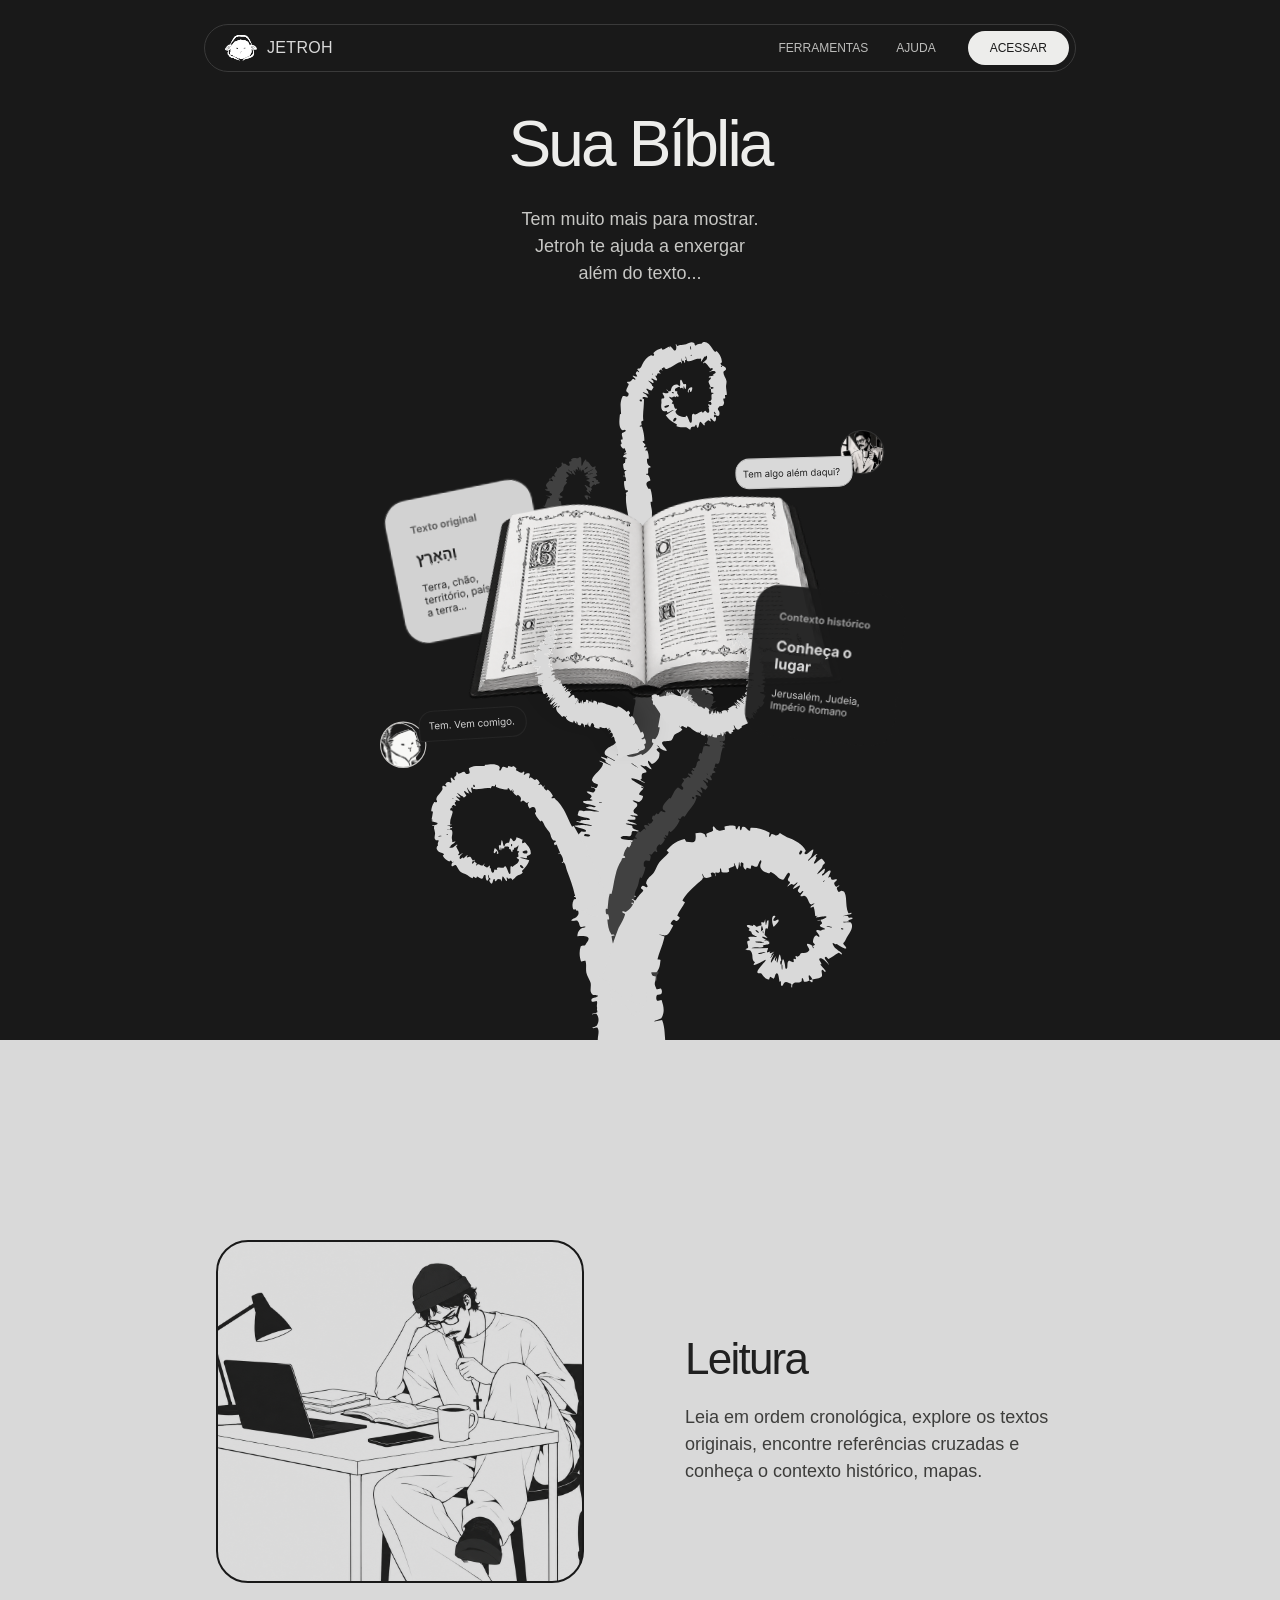
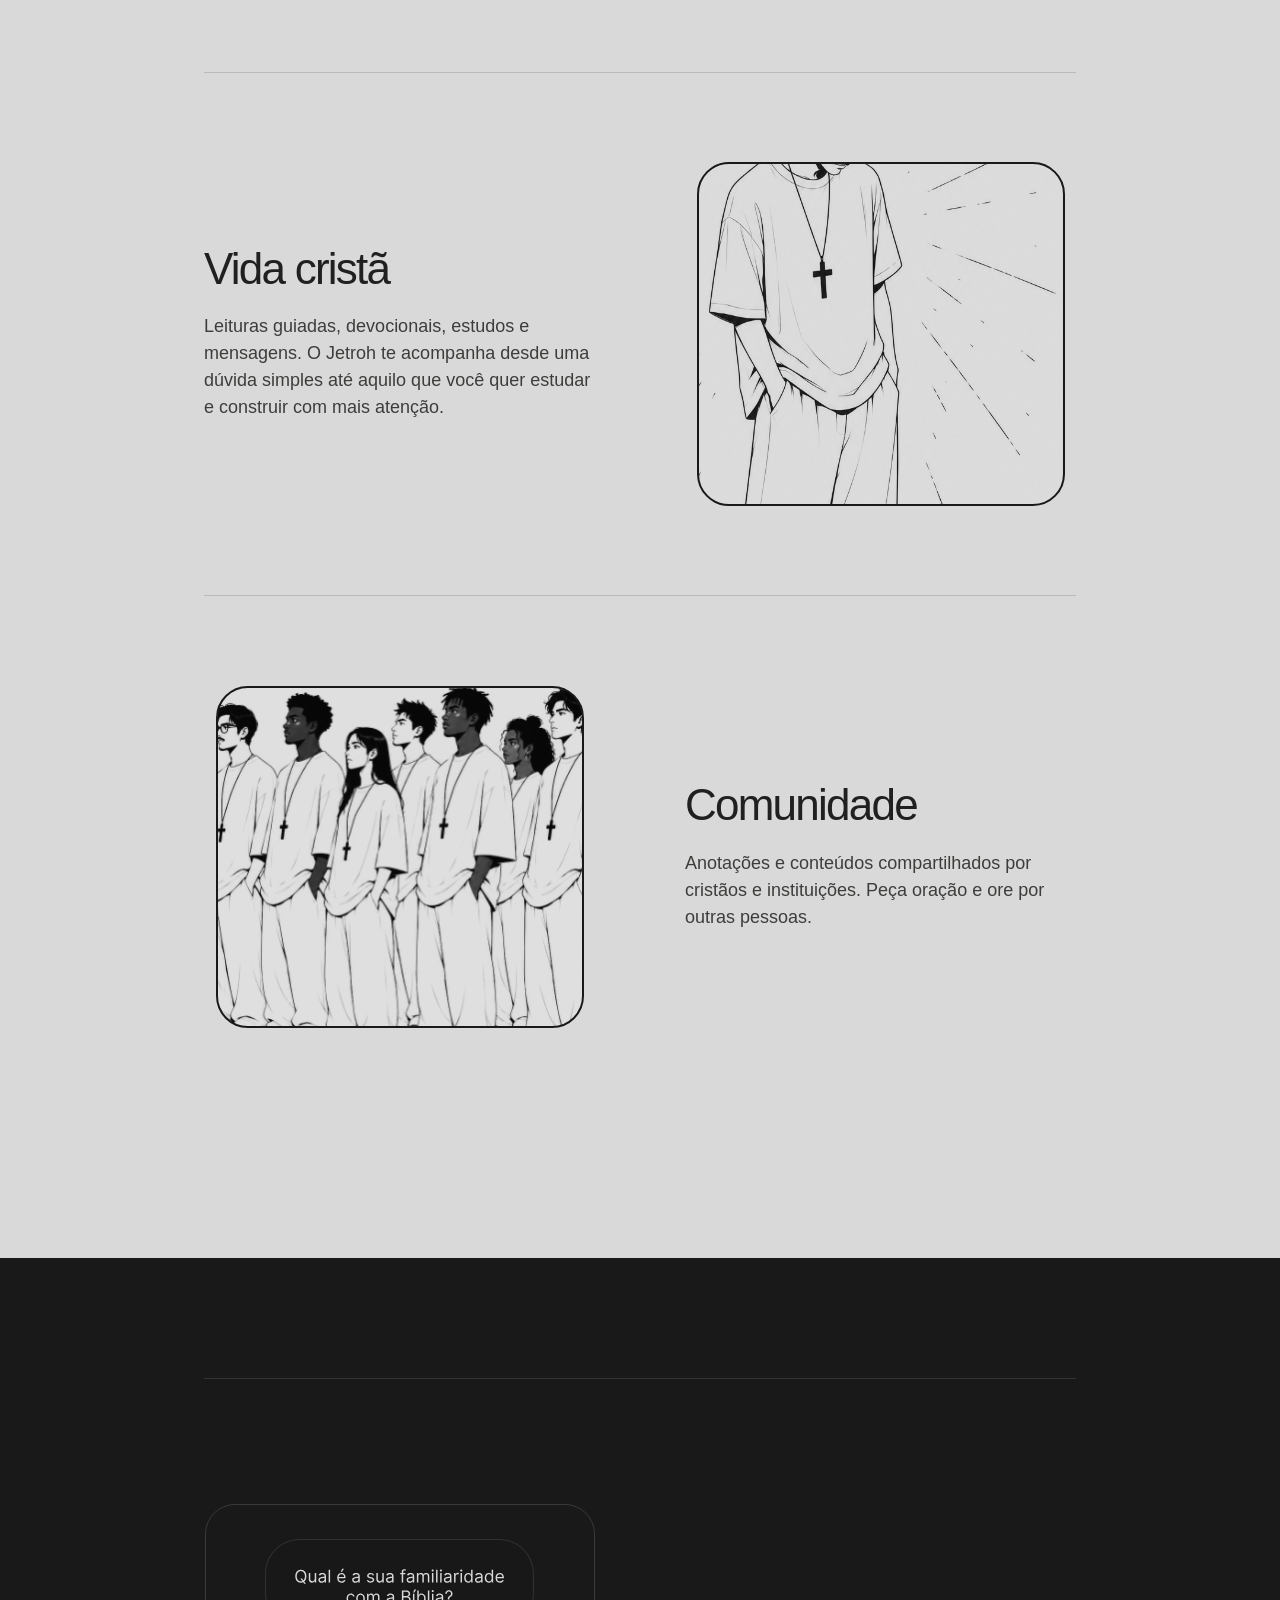
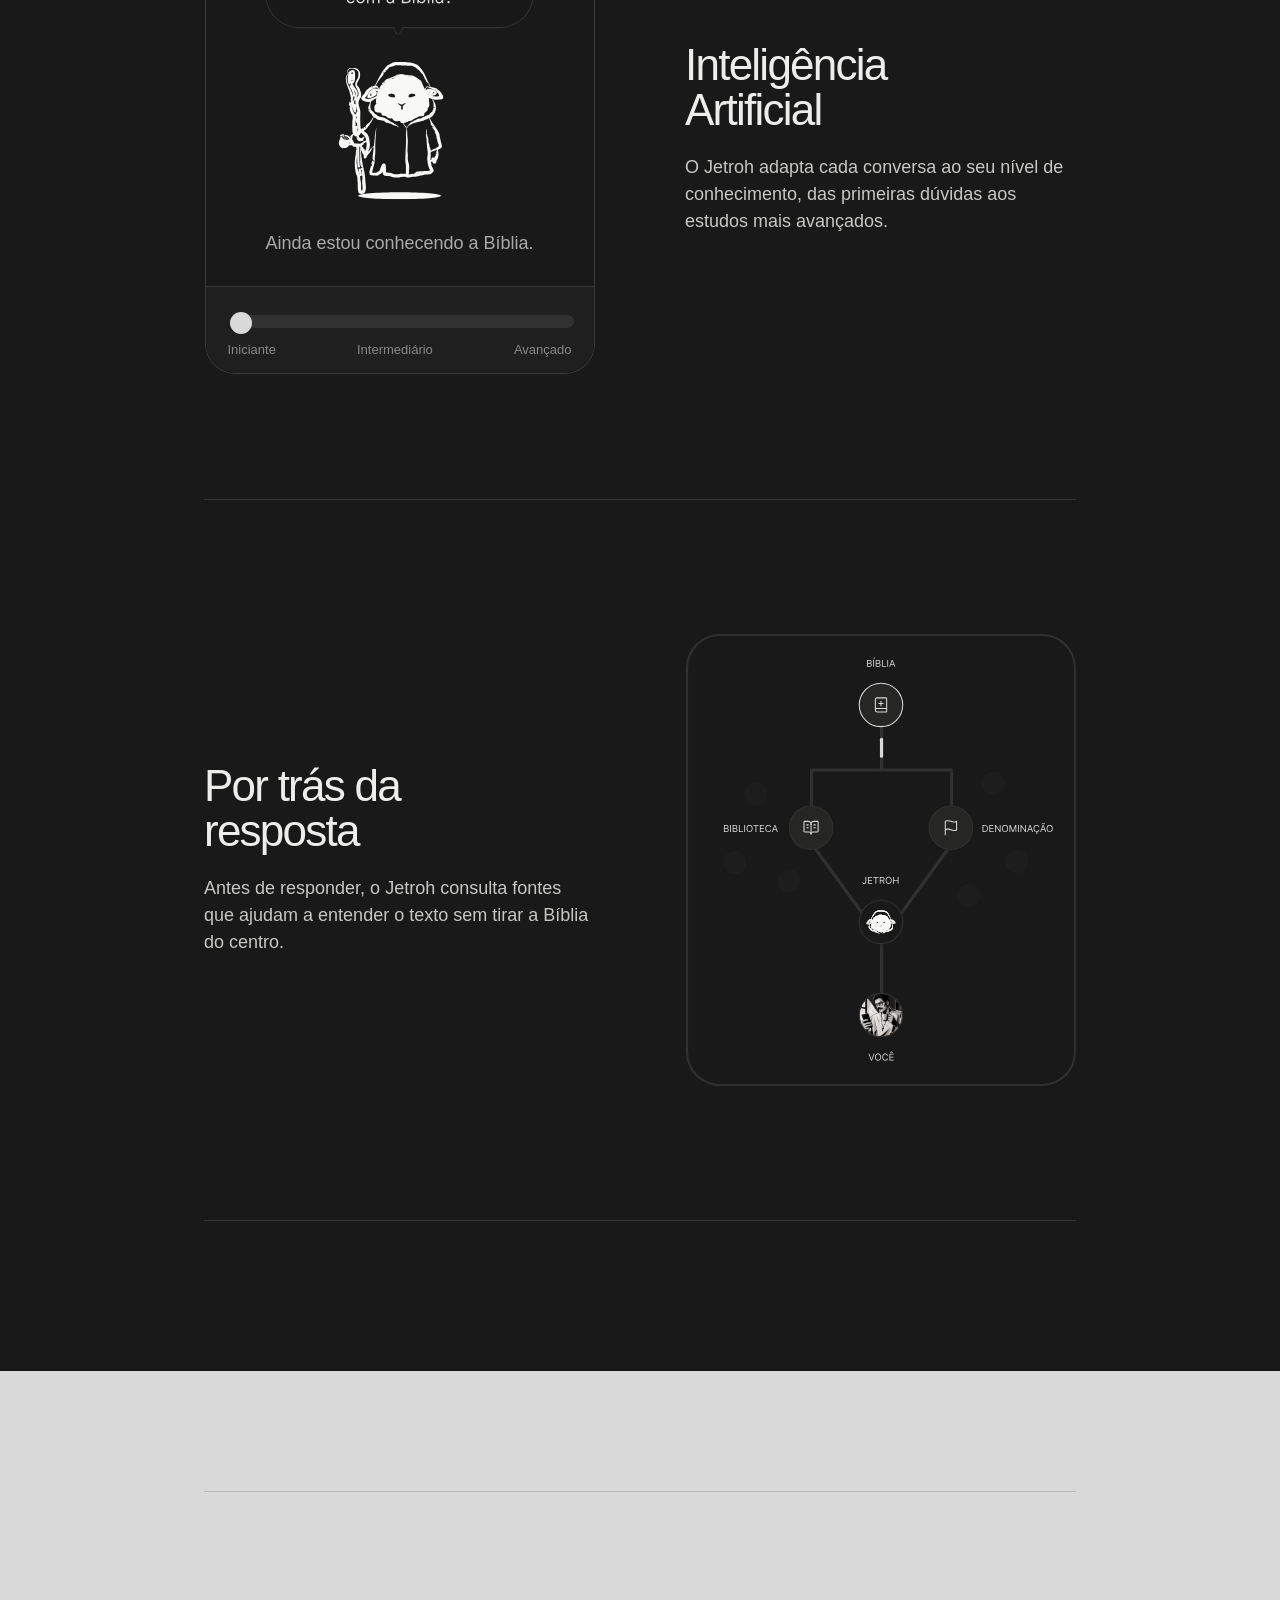
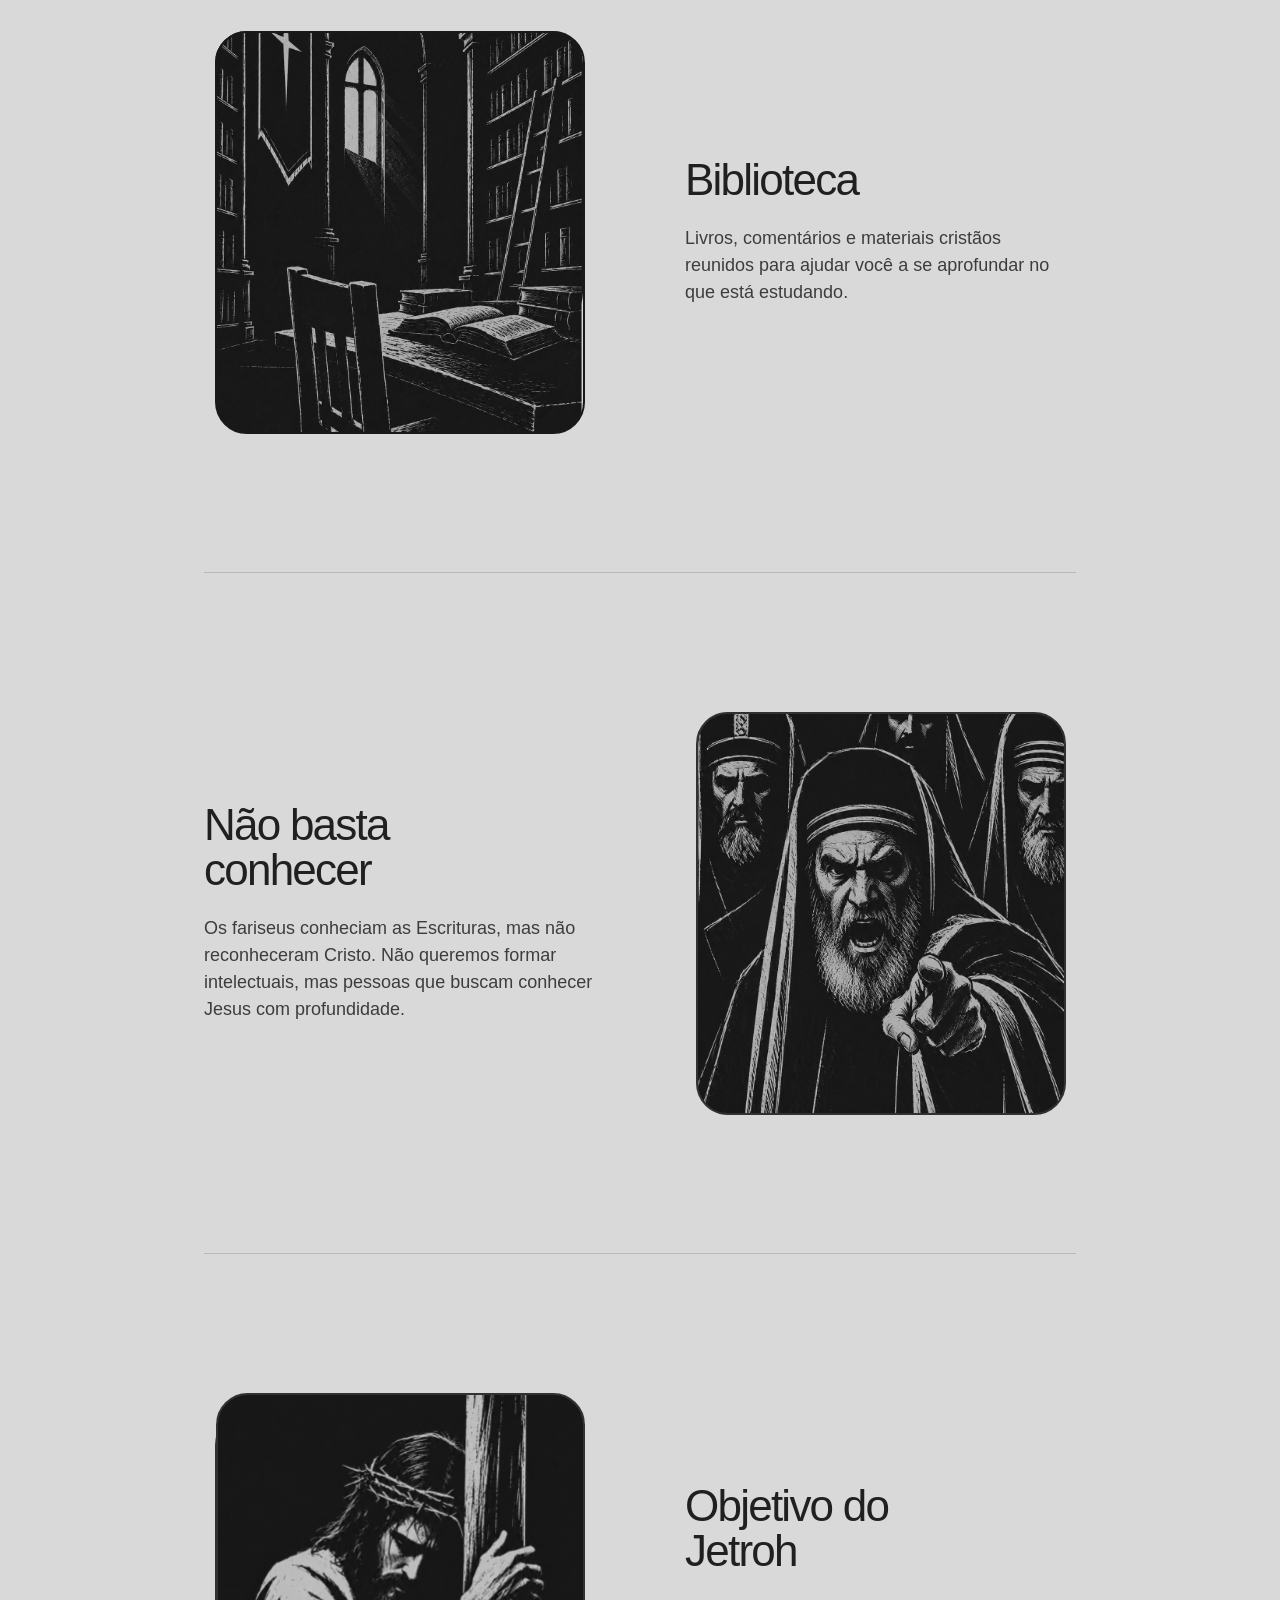
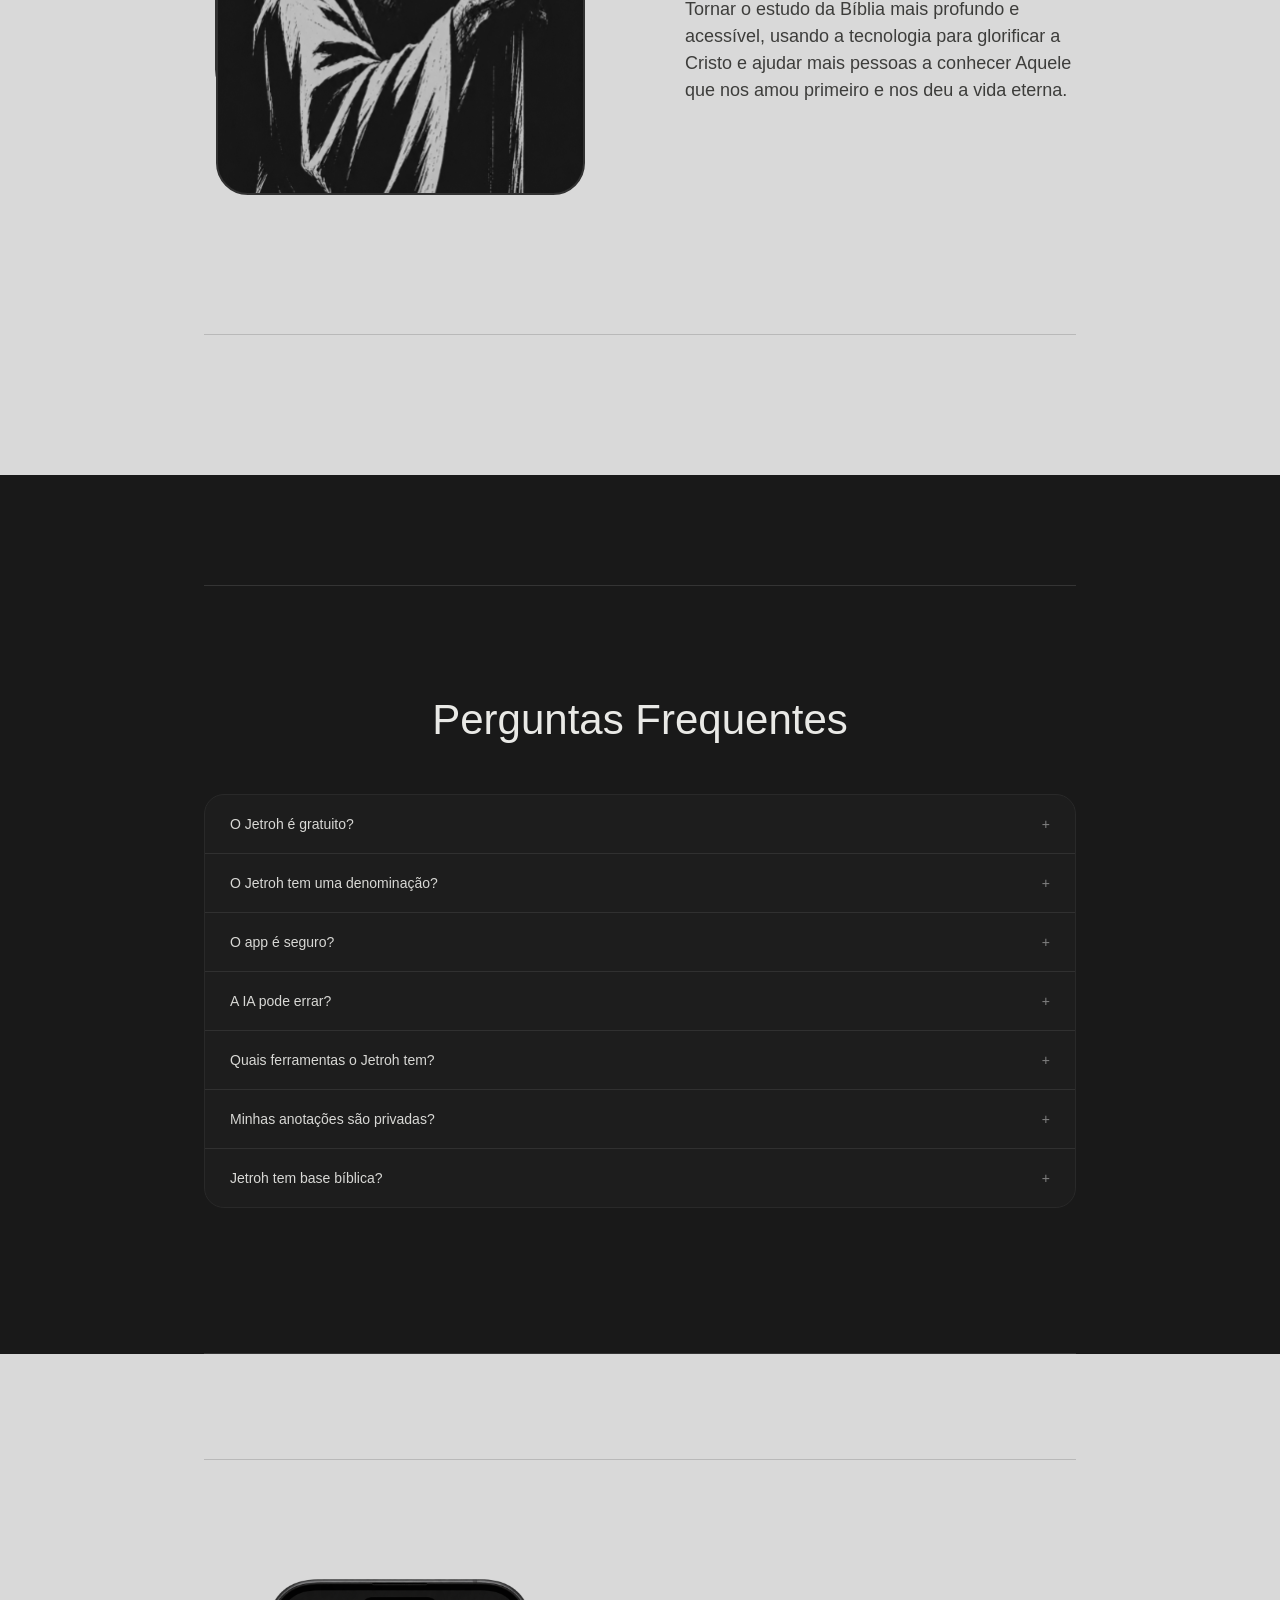
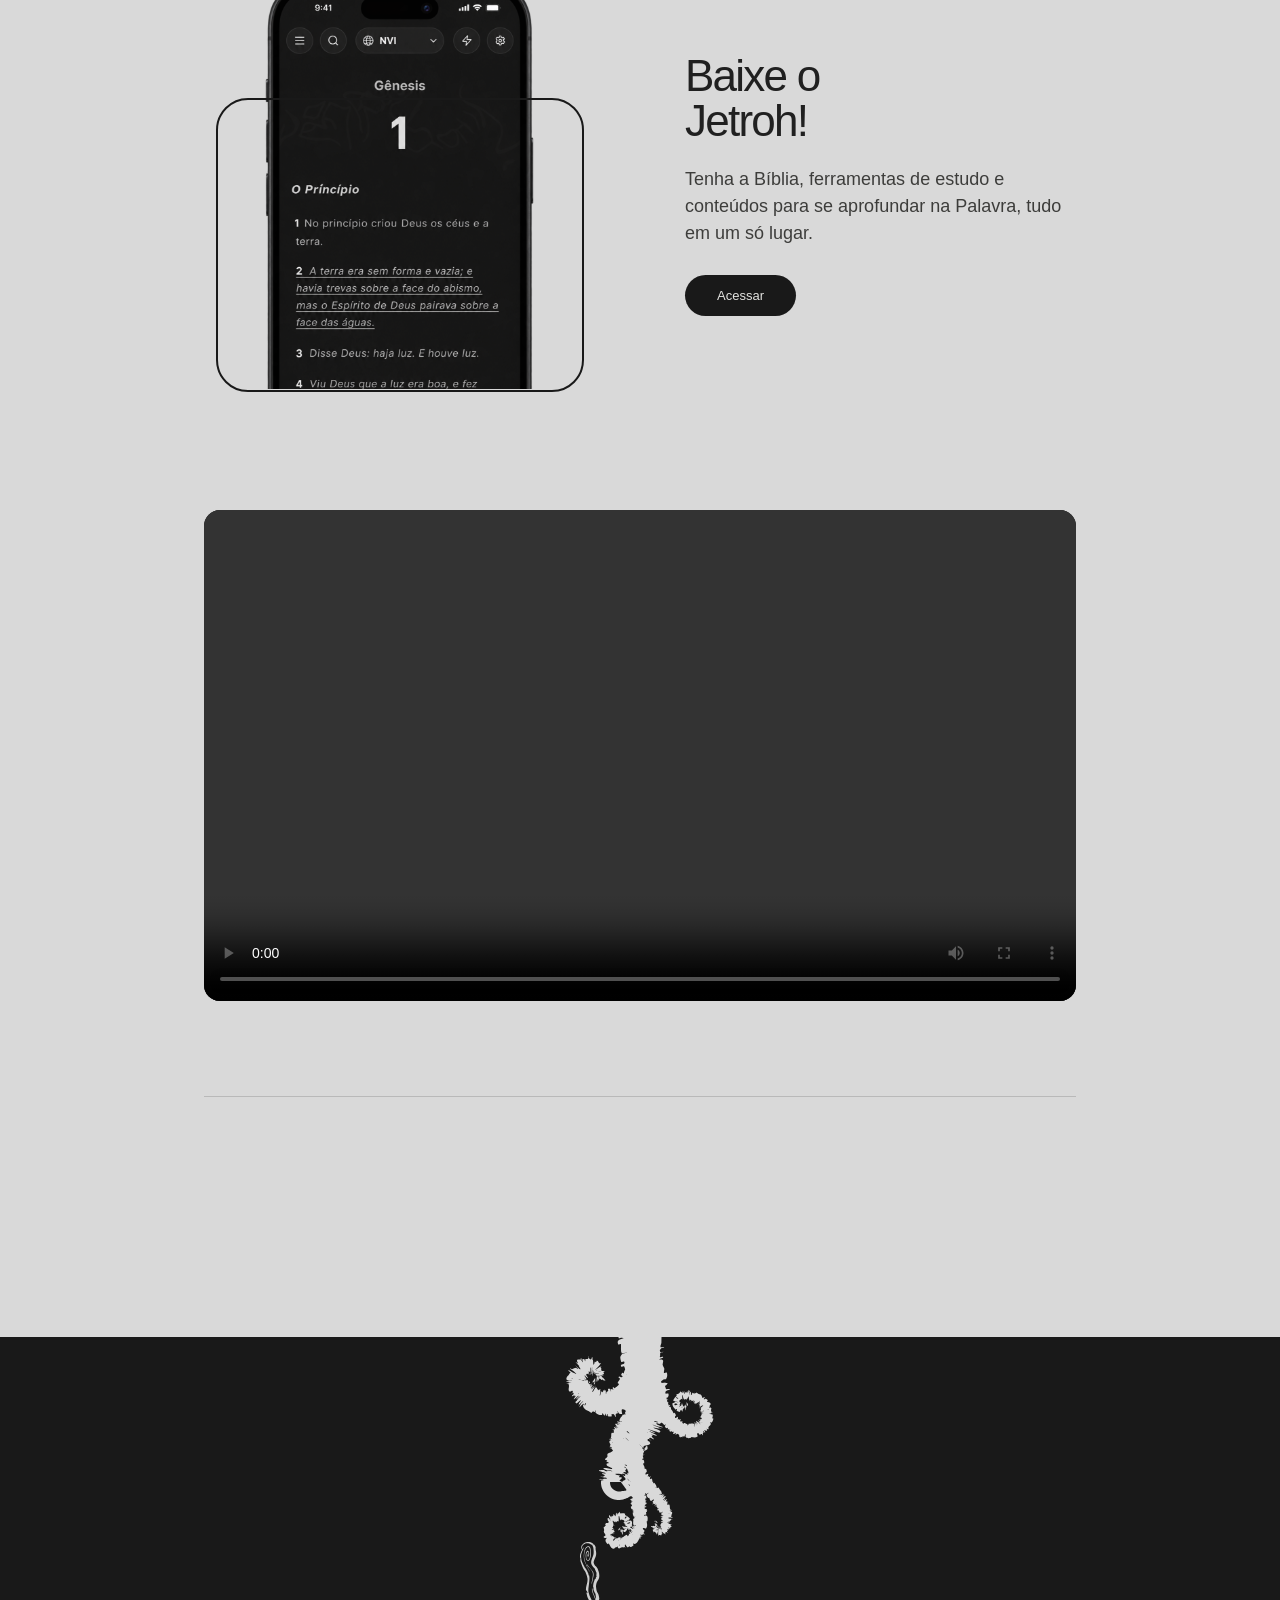
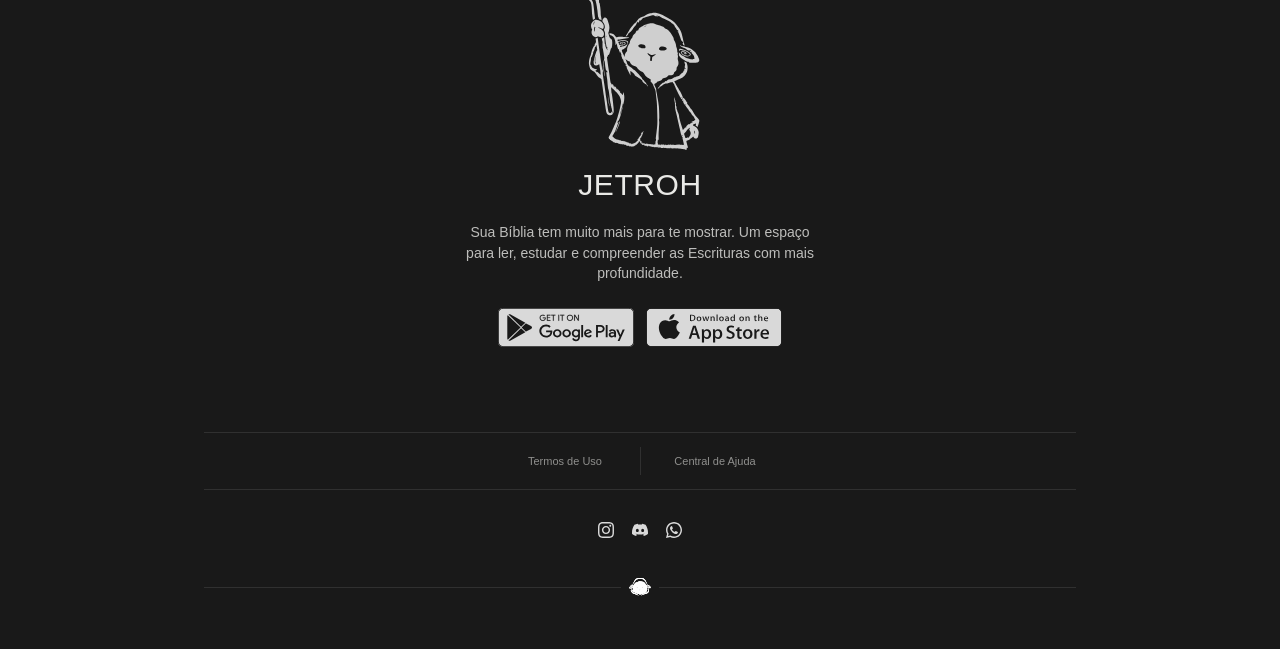
<file: index.html>
<!DOCTYPE html>
<html lang="pt-BR">
<head>
  <meta charset="UTF-8">
  <meta name="viewport" content="width=device-width, initial-scale=1.0">
  <meta name="theme-color" content="#191919">
  <title>Jetroh Bible</title>
  <link rel="icon" type="image/svg+xml" href="assets/section6/logo_jetroh.svg">
  <link rel="stylesheet" href="styles.css">
  
</head>
<body>
  <header class="topbar">
    <a class="brand-mini" href="index.html#inicio" aria-label="Jetroh"><img src="assets/section6/logo_jetroh.svg" alt=""><span>JETROH</span></a>
    <nav class="desktop-nav" aria-label="Navegação principal">
      <a href="#recursos">FERRAMENTAS</a>
      <a href="help.html">AJUDA</a>
      <a href="download.html" class="desktop-access">ACESSAR</a>
    </nav>
    <button class="menu-button" type="button" aria-label="Abrir menu" aria-expanded="false"><span></span><span></span></button>
  </header>
  <nav class="menu-panel" aria-label="Navegação"><a href="#recursos">FERRAMENTAS</a><a href="help.html">AJUDA</a><a href="download.html">ACESSAR</a></nav>

  <main>
    <section class="hero dark-shell" id="inicio">
      <div class="hero-copy">
        <h1 class="hero-title">Sua Bíblia</h1>
        <p class="hero-text">Tem muito mais para mostrar.<br>Jetroh te ajuda a enxergar<br>além do texto...</p>
      </div>
      <div class="hero-art" aria-hidden="true">
        <img class="bible-center" src="assets/section1/bible_center.svg" alt="">
        <img class="hero-card hero-card-1" src="assets/section1/card1.svg" alt="">
        <img class="hero-card hero-card-2" src="assets/section1/card2.svg" alt="">
        <img class="bubble bubble-1" src="assets/section1/balao1.svg" alt="">
        <img class="bubble bubble-2" src="assets/section1/balao2.svg" alt="">
      </div>
    </section>

    <section class="light-shell feature-stack" id="recursos">
      <article class="feature-row">
        <div class="feature-media"><img src="assets/section2/img1.svg" alt="Ilustração de estudo bíblico"></div>
        <div class="feature-copy"><h2>Leitura</h2><p>Leia em ordem cronológica, explore os textos originais, encontre referências cruzadas e conheça o contexto histórico, mapas.</p></div>
      </article>
      <div class="line light-line"></div>
      <article class="feature-row reverse">
        <div class="feature-media"><img src="assets/section2/img2.svg" alt="Ilustração de vida cristã"></div>
        <div class="feature-copy"><h2>Vida cristã</h2><p>Leituras guiadas, devocionais, estudos e mensagens. O Jetroh te acompanha desde uma dúvida simples até aquilo que você quer estudar e construir com mais atenção.</p></div>
      </article>
      <div class="line light-line"></div>
      <article class="feature-row">
        <div class="feature-media"><img src="assets/section2/img3.svg" alt="Ilustração de comunidade cristã"></div>
        <div class="feature-copy"><h2>Comunidade</h2><p>Anotações e conteúdos compartilhados por cristãos e instituições. Peça oração e ore por outras pessoas.</p></div>
      </article>
    </section>

    <section class="dark-shell ai-section" id="ia">
      <div class="line dark-line"></div>
      <article class="ai-row">
        <div class="ai-visual level-card">
          <img src="assets/section3/img1.svg" alt="Jetroh perguntando seu nível de familiaridade com a Bíblia">
          <p class="level-message" aria-live="polite">Ainda estou conhecendo a Bíblia.</p>
          <div class="level-control">
            <input id="bible-level" type="range" min="0" max="100" step="1" value="0" aria-label="Familiaridade com a Bíblia">
            <div class="level-labels"><span>Iniciante</span><span>Intermediário</span><span>Avançado</span></div>
          </div>
        </div>
        <div class="section-copy white"><h2>Inteligência<br>Artificial</h2><p>O Jetroh adapta cada conversa ao seu nível de conhecimento, das primeiras dúvidas aos estudos mais avançados.</p></div>
      </article>
      <div class="line dark-line"></div>
      <article class="ai-row reverse">
        <div class="ai-visual"><img src="assets/section3/img2.svg" alt="Fluxo de fontes do Jetroh"></div>
        <div class="section-copy white"><h2>Por trás da<br>resposta</h2><p>Antes de responder, o Jetroh consulta fontes que ajudam a entender o texto sem tirar a Bíblia do centro.</p></div>
      </article>
      <div class="line dark-line"></div>
    </section>

    <section class="light-shell editorial-section" id="biblioteca">
      <div class="line light-line"></div>
      <article class="editorial-row">
        <div class="editorial-media"><img src="assets/section4/img1.svg" alt="Biblioteca"></div>
        <div class="section-copy"><h2>Biblioteca</h2><p>Livros, comentários e materiais cristãos reunidos para ajudar você a se aprofundar no que está estudando.</p></div>
      </article>
      <div class="line light-line"></div>
      <article class="editorial-row reverse">
        <div class="editorial-media"><img src="assets/section4/img2.svg" alt="Fariseus"></div>
        <div class="section-copy"><h2>Não basta<br>conhecer</h2><p>Os fariseus conheciam as Escrituras, mas não reconheceram Cristo. Não queremos formar intelectuais, mas pessoas que buscam conhecer Jesus com profundidade.</p></div>
      </article>
      <div class="line light-line"></div>
      <article class="editorial-row">
        <div class="editorial-media"><img src="assets/section4/img3.svg" alt="Cristo carregando a cruz"></div>
        <div class="section-copy"><h2>Objetivo do<br>Jetroh</h2><p>Tornar o estudo da Bíblia mais profundo e acessível, usando a tecnologia para glorificar a Cristo e ajudar mais pessoas a conhecer Aquele que nos amou primeiro e nos deu a vida eterna.</p></div>
      </article>
      <div class="line light-line"></div>
    </section>

    <section class="dark-shell faq-section" id="faq">
      <div class="line dark-line"></div>
      <h2>Perguntas Frequentes</h2>
      <div class="faq-list">
        <div class="faq-item"><button class="faq-question" type="button" aria-expanded="false">O Jetroh é gratuito?<span>+</span></button><div class="faq-answer"><div><p>O Jetroh terá recursos acessíveis para leitura e estudo, com detalhes de planos apresentados no lançamento.</p></div></div></div>
        <div class="faq-item"><button class="faq-question" type="button" aria-expanded="false">O Jetroh tem uma denominação?<span>+</span></button><div class="faq-answer"><div><p>O aplicativo respeita tradições e denominações, mantendo a Bíblia no centro da experiência.</p></div></div></div>
        <div class="faq-item"><button class="faq-question" type="button" aria-expanded="false">O app é seguro?<span>+</span></button><div class="faq-answer"><div><p>Privacidade e segurança fazem parte da estrutura do produto, especialmente em conteúdos e anotações pessoais.</p></div></div></div>
        <div class="faq-item"><button class="faq-question" type="button" aria-expanded="false">A IA pode errar?<span>+</span></button><div class="faq-answer"><div><p>Sim. Por isso as respostas devem ser conferidas nas referências apresentadas. A IA não substitui discipulado, igreja local ou estudo responsável.</p></div></div></div>
        <div class="faq-item"><button class="faq-question" type="button" aria-expanded="false">Quais ferramentas o Jetroh tem?<span>+</span></button><div class="faq-answer"><div><p>Leitura bíblica, ferramentas de estudo, contexto, textos originais, referências, devocionais, biblioteca, comunidade e assistência por IA.</p></div></div></div>
        <div class="faq-item"><button class="faq-question" type="button" aria-expanded="false">Minhas anotações são privadas?<span>+</span></button><div class="faq-answer"><div><p>As anotações privadas permanecem privadas; conteúdos comunitários dependem da sua escolha de compartilhamento.</p></div></div></div>
        <div class="faq-item"><button class="faq-question" type="button" aria-expanded="false">Jetroh tem base bíblica?<span>+</span></button><div class="faq-answer"><div><p>A proposta do Jetroh é usar tecnologia como ferramenta para aprofundar a leitura e compreensão das Escrituras.</p></div></div></div>
      </div>
    </section>
    <div class="line dark-line"></div>

    <section class="light-shell download-section" id="download">
      <div class="line light-line"></div>
      <div class="download-wrap">
        <div class="download-visual"><img src="assets/section5/img1.svg" alt="Jetroh no celular"></div>
        <div class="section-copy download-copy"><h2>Baixe o<br>Jetroh!</h2><p>Tenha a Bíblia, ferramentas de estudo e conteúdos para se aprofundar na Palavra, tudo em um só lugar.</p><a href="download.html" class="download-cta">Acessar</a></div>
      </div>
      <div class="download-video-wrap">
        <video class="download-video" controls preload="metadata" playsinline aria-label="Demonstração das funções do Jetroh">
          Seu navegador não suporta reprodução de vídeo.
        </video>
      </div>
      <div class="line light-line"></div>
    </section>
  </main>

  <footer class="dark-shell footer">
    <img class="footer-transition" src="assets/section6/element1.svg" alt="">
    <div class="footer-art"><img src="assets/section6/jetroh.svg" alt=""></div>
    <div class="footer-brand"><span>JETROH</span></div>
    <p>Sua Bíblia tem muito mais para te mostrar. Um espaço para ler, estudar e compreender as Escrituras com mais profundidade.</p>
    <div class="store-buttons">
      <img src="assets/section6/botao_play.svg" alt="Google Play">
      <img src="assets/section6/botao_apple.svg" alt="App Store">
    </div>
    <div class="footer-links"><a href="termos.html">Termos de Uso</a><a href="help.html">Central de Ajuda</a></div>
    <div class="footer-social" aria-label="Redes sociais">
      <a href="https://www.instagram.com/jetroh.bible/" target="_blank" rel="noopener noreferrer" aria-label="Instagram"><img src="assets/section6/insta.svg" alt=""></a>
      <a href="https://discord.gg/aUsStU58s" aria-label="Discord"><img src="assets/section6/discord.svg" alt=""></a>
      <a href="#" aria-label="WhatsApp"><img src="assets/section6/zap.svg" alt=""></a>
    </div>
    <div class="footer-bottom-mark"><button class="to-top" aria-label="Voltar ao topo"><img src="assets/section6/logo_jetroh.svg" alt=""></button></div>
  </footer>

  <script src="script.js"></script>
</body>
</html>
</file>
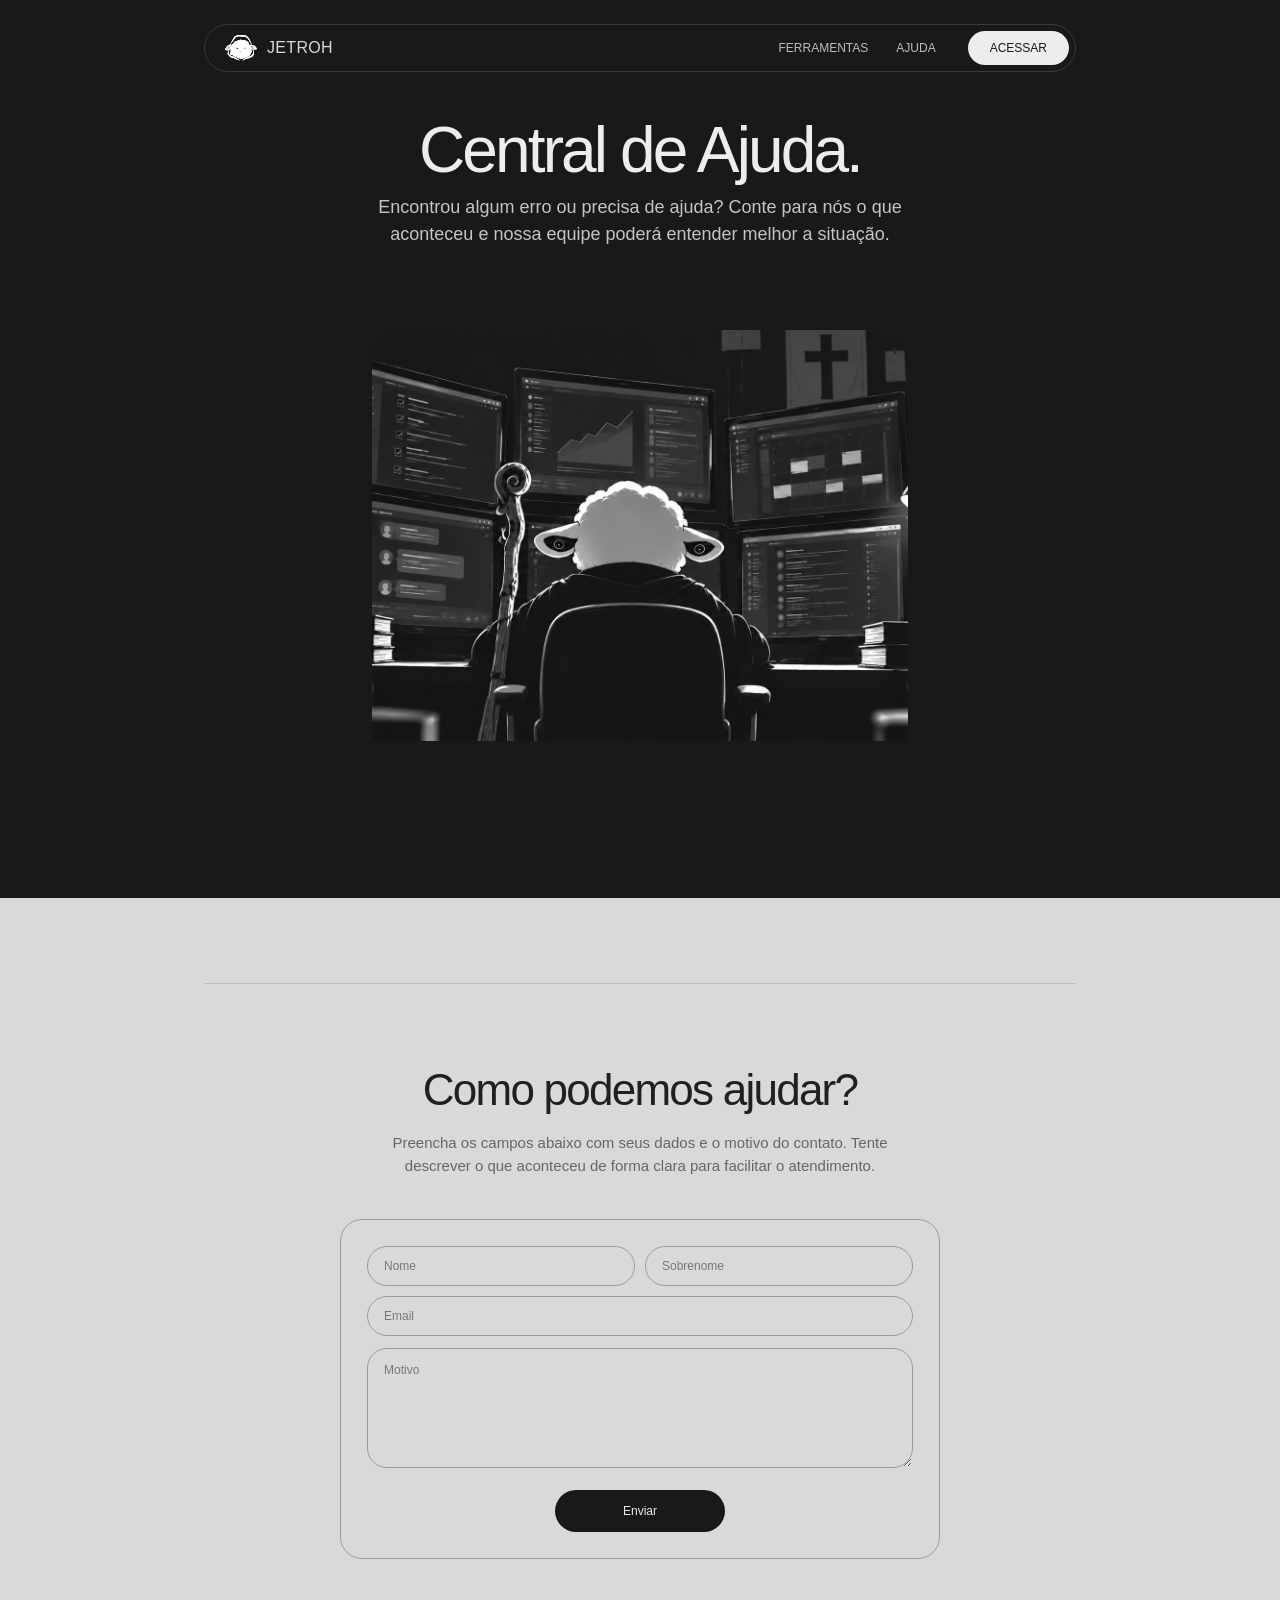
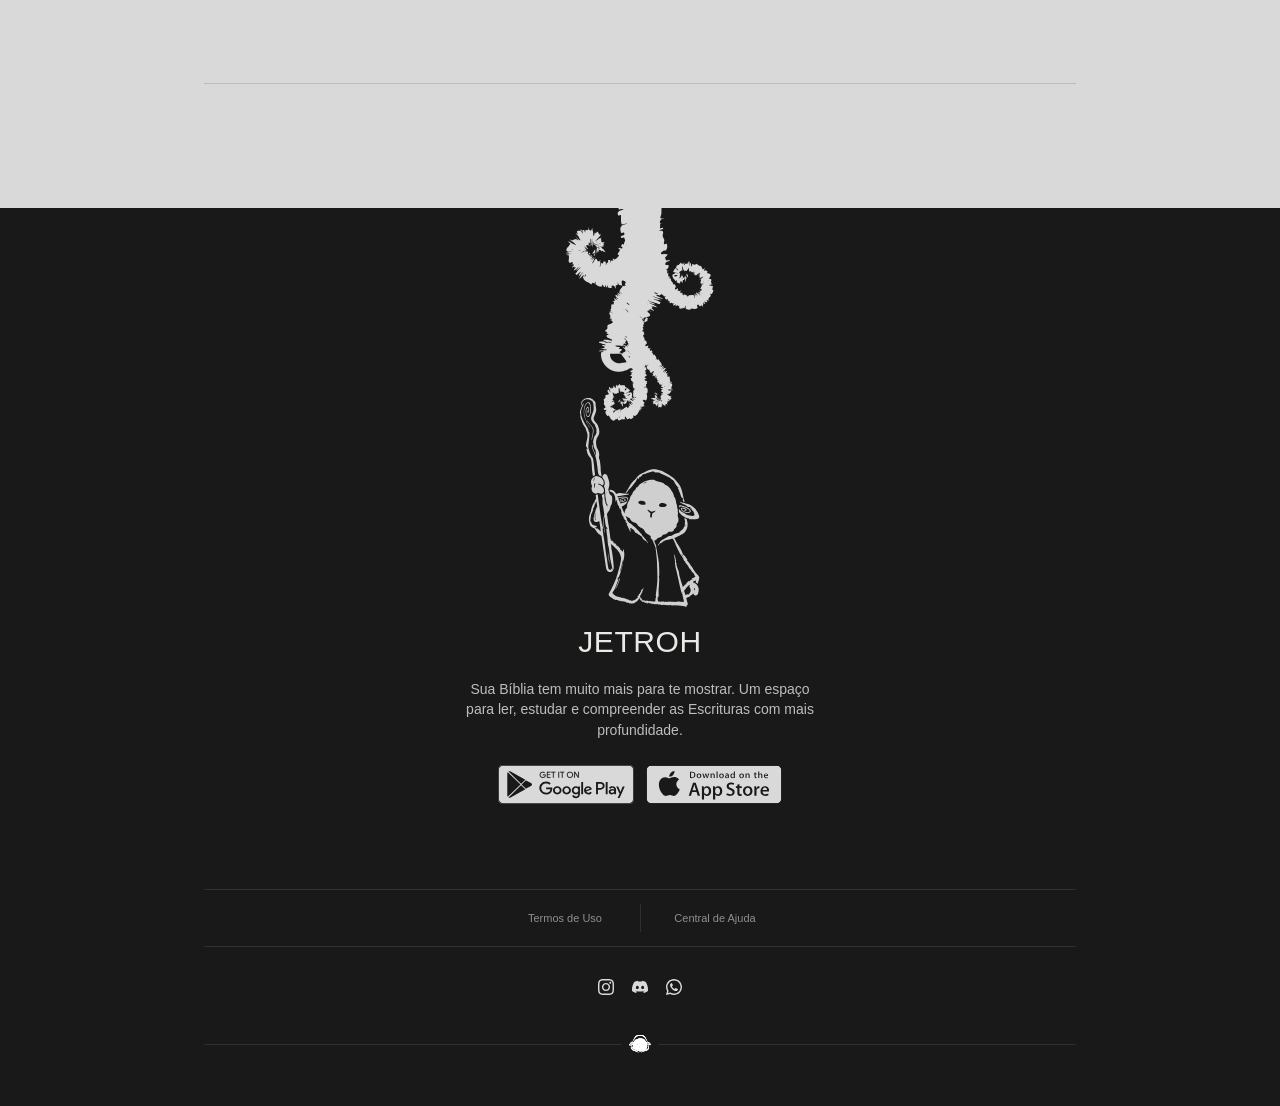
<file: help.html>
<!DOCTYPE html>
<html lang="pt-BR">
<head>
  <meta charset="UTF-8">
  <meta name="viewport" content="width=device-width, initial-scale=1.0">
  <meta name="theme-color" content="#191919">
  <title>Jetroh Bible</title>
  <link rel="icon" type="image/svg+xml" href="assets/section6/logo_jetroh.svg">
  <link rel="stylesheet" href="styles.css">
</head>
<body class="waitlist-page waitlist-v2 help-v2">
  <header class="topbar">
    <a class="brand-mini" href="index.html#inicio" aria-label="Voltar para a página principal do Jetroh"><img src="assets/section6/logo_jetroh.svg" alt=""><span>JETROH</span></a>
    <nav class="desktop-nav" aria-label="Navegação principal">
      <a href="index.html#recursos">FERRAMENTAS</a><a href="help.html">AJUDA</a><a href="download.html" class="desktop-access">ACESSAR</a>
    </nav>
    <button class="menu-button" type="button" aria-label="Abrir menu" aria-expanded="false"><span></span><span></span></button>
  </header>
  <nav class="menu-panel" aria-label="Navegação"><a href="index.html#recursos">FERRAMENTAS</a><a href="help.html">AJUDA</a><a href="download.html">ACESSAR</a></nav>

  <main>
    <section class="wl-hero dark-shell">
      <div class="wl-hero-copy">
        <h1>Central de Ajuda.</h1>
        <p>Encontrou algum erro ou precisa de ajuda? Conte para nós o que aconteceu e nossa equipe poderá entender melhor a situação.</p>
      </div>
      <div class="wl-parallax help-parallax" aria-hidden="true"></div>
    </section>

    <section class="wl-content light-shell help-content">
      <div class="wl-separator"></div>
      <div class="help-form-section">
        <div class="help-form-intro">
          <h2>Como podemos ajudar?</h2>
          <p>Preencha os campos abaixo com seus dados e o motivo do contato. Tente descrever o que aconteceu de forma clara para facilitar o atendimento.</p>
        </div>
        <form class="help-contact-form" action="#" method="post">
          <div class="help-field-row">
            <input type="text" name="nome" placeholder="Nome" autocomplete="given-name" required>
            <input type="text" name="sobrenome" placeholder="Sobrenome" autocomplete="family-name" required>
          </div>
          <input class="help-email" type="email" name="email" placeholder="Email" autocomplete="email" required>
          <textarea name="motivo" placeholder="Motivo" required></textarea>
          <button type="submit">Enviar</button>
        </form>
      </div>
      <div class="wl-separator"></div>
    </section>
  </main>

  <footer class="dark-shell footer">
    <img class="footer-transition" src="assets/section6/element1.svg" alt="">
    <div class="footer-art"><img src="assets/section6/jetroh.svg" alt=""></div>
    <div class="footer-brand"><span>JETROH</span></div>
    <p>Sua Bíblia tem muito mais para te mostrar. Um espaço para ler, estudar e compreender as Escrituras com mais profundidade.</p>
    <div class="store-buttons"><img src="assets/section6/botao_play.svg" alt="Google Play"><img src="assets/section6/botao_apple.svg" alt="App Store"></div>
    <div class="footer-links"><a href="termos.html">Termos de Uso</a><a href="help.html">Central de Ajuda</a></div>
    <div class="footer-social" aria-label="Redes sociais"><a href="https://www.instagram.com/jetroh.bible/" target="_blank" rel="noopener noreferrer" aria-label="Instagram"><img src="assets/section6/insta.svg" alt=""></a><a href="https://discord.gg/aUsStU58s" aria-label="Discord"><img src="assets/section6/discord.svg" alt=""></a><a href="#" aria-label="WhatsApp"><img src="assets/section6/zap.svg" alt=""></a></div>
    <div class="footer-bottom-mark"><button class="to-top" type="button" aria-label="Voltar ao topo"><img src="assets/section6/logo_jetroh.svg" alt=""></button></div>
  </footer>
  <script src="script.js"></script>
</body>
</html>
</file>
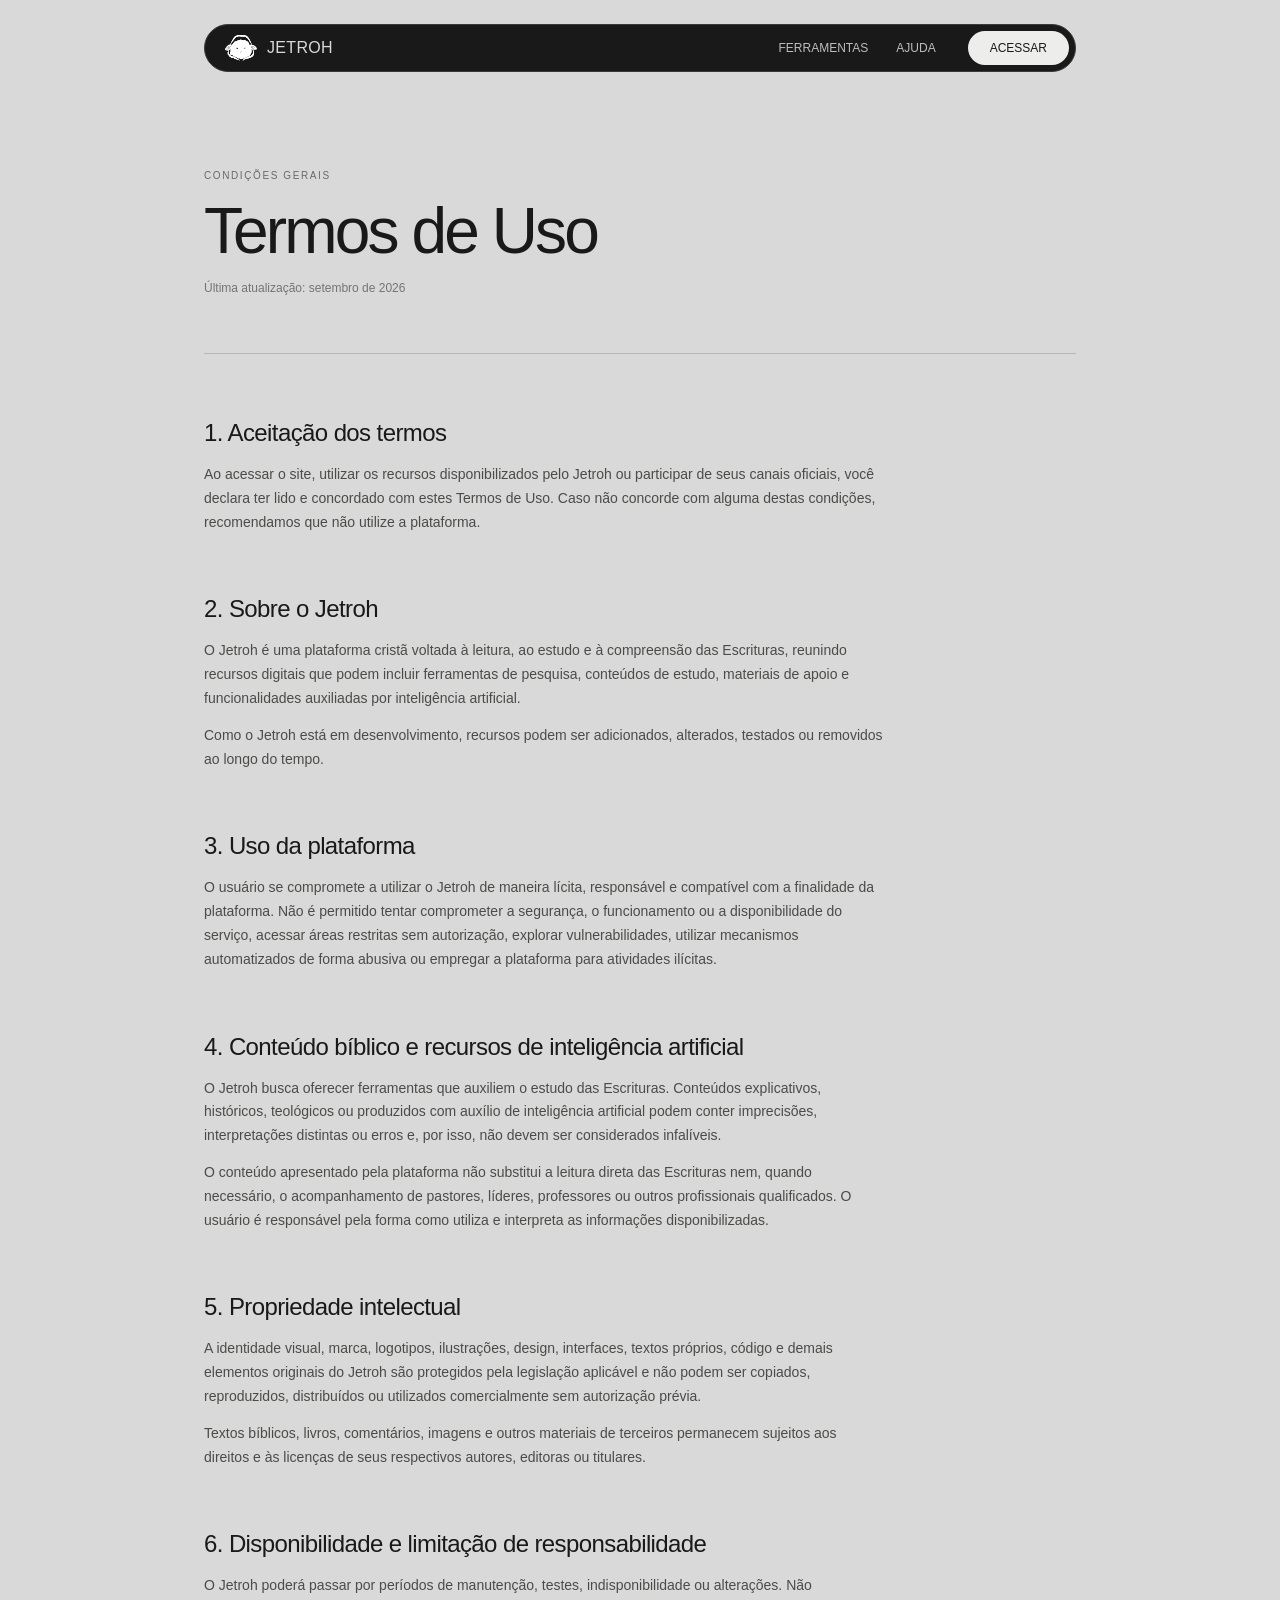
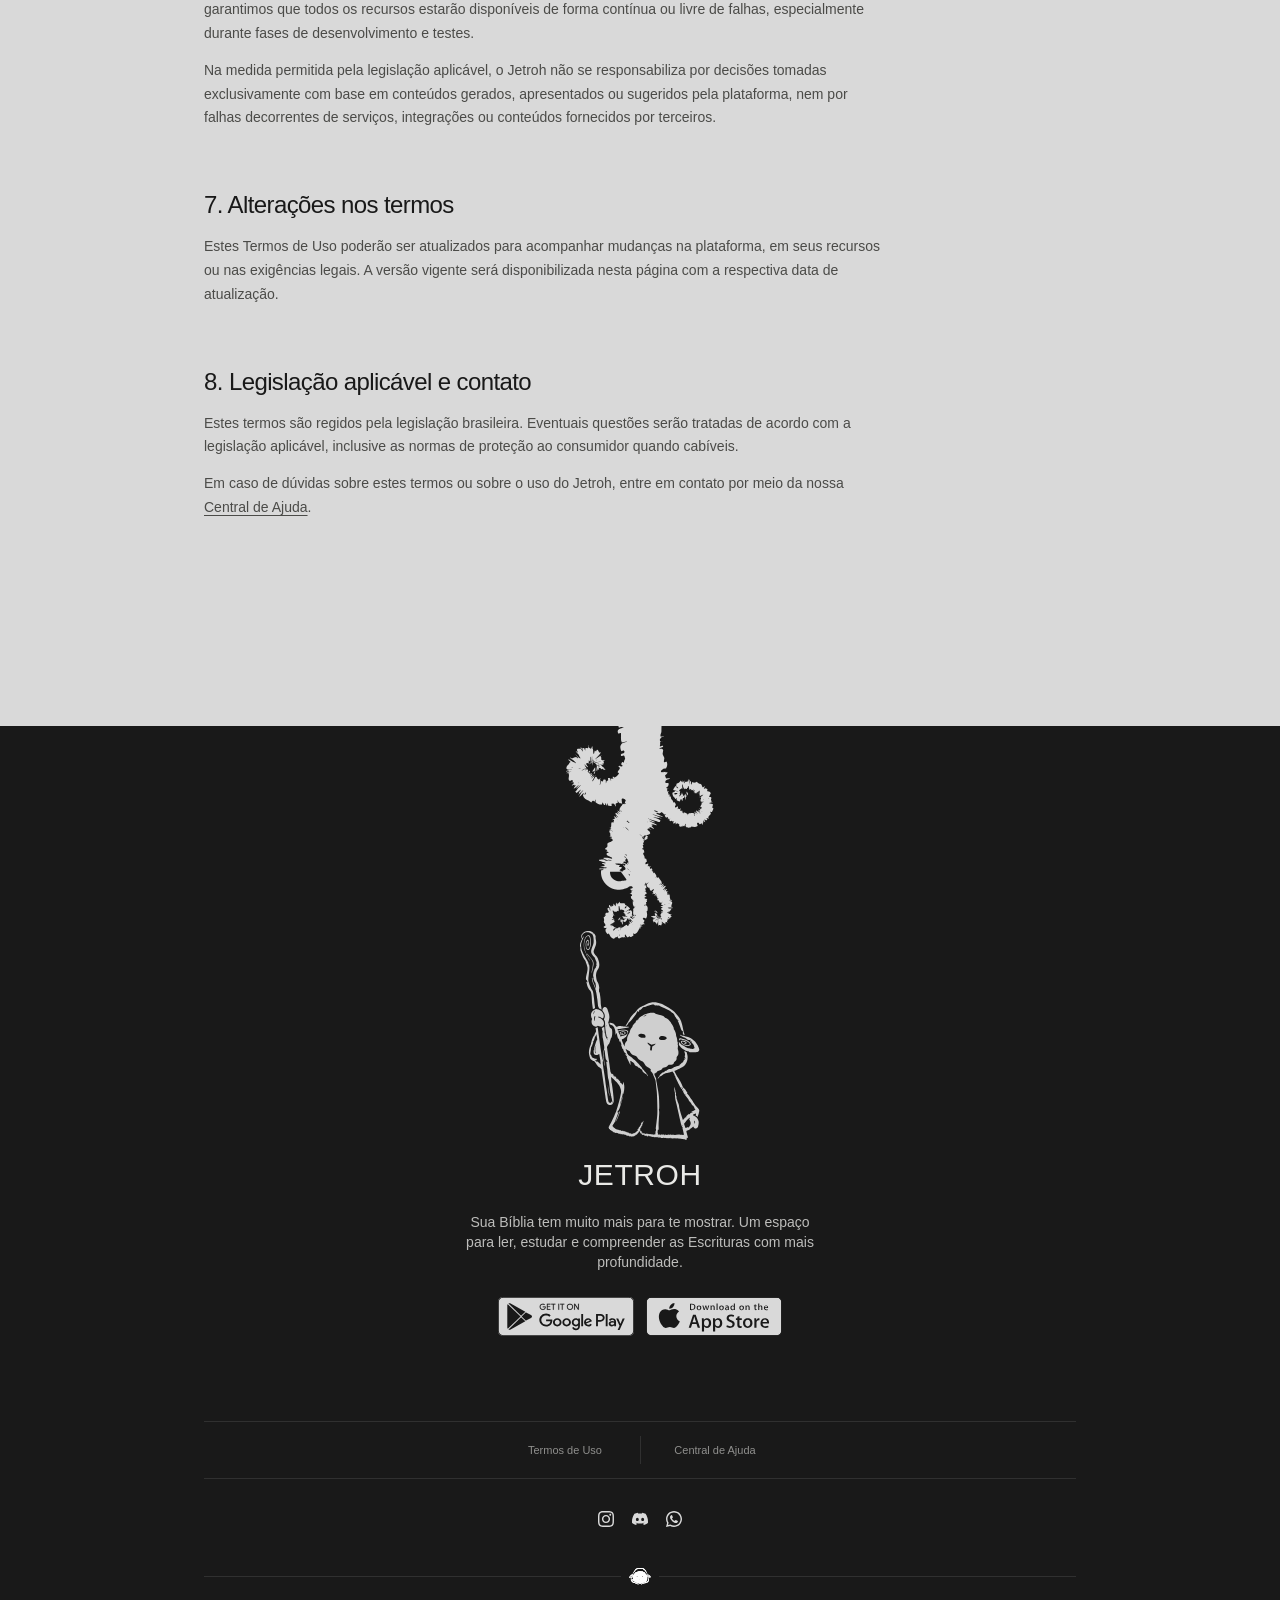
<file: termos.html>
<!DOCTYPE html>
<html lang="pt-BR">
<head>
  <meta charset="UTF-8">
  <meta name="viewport" content="width=device-width, initial-scale=1.0">
  <meta name="theme-color" content="#191919">
  <title>Termos de Uso — Jetroh</title>
  <link rel="icon" type="image/svg+xml" href="assets/section6/logo_jetroh.svg">
  <link rel="stylesheet" href="styles.css">
</head>
<body class="terms-page">
  <header class="topbar">
    <a class="brand-mini" href="index.html#inicio" aria-label="Voltar para a página principal do Jetroh"><img src="assets/section6/logo_jetroh.svg" alt=""><span>JETROH</span></a>
    <nav class="desktop-nav" aria-label="Navegação principal">
      <a href="index.html#recursos">FERRAMENTAS</a><a href="help.html">AJUDA</a><a href="download.html" class="desktop-access">ACESSAR</a>
    </nav>
    <button class="menu-button" type="button" aria-label="Abrir menu" aria-expanded="false"><span></span><span></span></button>
  </header>
  <nav class="menu-panel" aria-label="Navegação"><a href="index.html#recursos">FERRAMENTAS</a><a href="help.html">AJUDA</a><a href="download.html">ACESSAR</a></nav>

  <main class="terms-main light-shell">
    <section class="terms-wrap">
      <div class="terms-heading">
        <span>CONDIÇÕES GERAIS</span>
        <h1>Termos de Uso</h1>
        <p>Última atualização: setembro de 2026</p>
      </div>

      <div class="terms-content">
        <section>
          <h2>1. Aceitação dos termos</h2>
          <p>Ao acessar o site, utilizar os recursos disponibilizados pelo Jetroh ou participar de seus canais oficiais, você declara ter lido e concordado com estes Termos de Uso. Caso não concorde com alguma destas condições, recomendamos que não utilize a plataforma.</p>
        </section>

        <section>
          <h2>2. Sobre o Jetroh</h2>
          <p>O Jetroh é uma plataforma cristã voltada à leitura, ao estudo e à compreensão das Escrituras, reunindo recursos digitais que podem incluir ferramentas de pesquisa, conteúdos de estudo, materiais de apoio e funcionalidades auxiliadas por inteligência artificial.</p>
          <p>Como o Jetroh está em desenvolvimento, recursos podem ser adicionados, alterados, testados ou removidos ao longo do tempo.</p>
        </section>

        <section>
          <h2>3. Uso da plataforma</h2>
          <p>O usuário se compromete a utilizar o Jetroh de maneira lícita, responsável e compatível com a finalidade da plataforma. Não é permitido tentar comprometer a segurança, o funcionamento ou a disponibilidade do serviço, acessar áreas restritas sem autorização, explorar vulnerabilidades, utilizar mecanismos automatizados de forma abusiva ou empregar a plataforma para atividades ilícitas.</p>
        </section>

        <section>
          <h2>4. Conteúdo bíblico e recursos de inteligência artificial</h2>
          <p>O Jetroh busca oferecer ferramentas que auxiliem o estudo das Escrituras. Conteúdos explicativos, históricos, teológicos ou produzidos com auxílio de inteligência artificial podem conter imprecisões, interpretações distintas ou erros e, por isso, não devem ser considerados infalíveis.</p>
          <p>O conteúdo apresentado pela plataforma não substitui a leitura direta das Escrituras nem, quando necessário, o acompanhamento de pastores, líderes, professores ou outros profissionais qualificados. O usuário é responsável pela forma como utiliza e interpreta as informações disponibilizadas.</p>
        </section>

        <section>
          <h2>5. Propriedade intelectual</h2>
          <p>A identidade visual, marca, logotipos, ilustrações, design, interfaces, textos próprios, código e demais elementos originais do Jetroh são protegidos pela legislação aplicável e não podem ser copiados, reproduzidos, distribuídos ou utilizados comercialmente sem autorização prévia.</p>
          <p>Textos bíblicos, livros, comentários, imagens e outros materiais de terceiros permanecem sujeitos aos direitos e às licenças de seus respectivos autores, editoras ou titulares.</p>
        </section>

        <section>
          <h2>6. Disponibilidade e limitação de responsabilidade</h2>
          <p>O Jetroh poderá passar por períodos de manutenção, testes, indisponibilidade ou alterações. Não garantimos que todos os recursos estarão disponíveis de forma contínua ou livre de falhas, especialmente durante fases de desenvolvimento e testes.</p>
          <p>Na medida permitida pela legislação aplicável, o Jetroh não se responsabiliza por decisões tomadas exclusivamente com base em conteúdos gerados, apresentados ou sugeridos pela plataforma, nem por falhas decorrentes de serviços, integrações ou conteúdos fornecidos por terceiros.</p>
        </section>

        <section>
          <h2>7. Alterações nos termos</h2>
          <p>Estes Termos de Uso poderão ser atualizados para acompanhar mudanças na plataforma, em seus recursos ou nas exigências legais. A versão vigente será disponibilizada nesta página com a respectiva data de atualização.</p>
        </section>

        <section>
          <h2>8. Legislação aplicável e contato</h2>
          <p>Estes termos são regidos pela legislação brasileira. Eventuais questões serão tratadas de acordo com a legislação aplicável, inclusive as normas de proteção ao consumidor quando cabíveis.</p>
          <p>Em caso de dúvidas sobre estes termos ou sobre o uso do Jetroh, entre em contato por meio da nossa <a href="help.html">Central de Ajuda</a>.</p>
        </section>
      </div>
    </section>
  </main>

  <footer class="dark-shell footer terms-footer">
    <img class="footer-transition" src="assets/section6/element1.svg" alt="">
    <div class="footer-art"><img src="assets/section6/jetroh.svg" alt=""></div>
    <div class="footer-brand"><span>JETROH</span></div>
    <p>Sua Bíblia tem muito mais para te mostrar. Um espaço para ler, estudar e compreender as Escrituras com mais profundidade.</p>
    <div class="store-buttons"><img src="assets/section6/botao_play.svg" alt="Google Play"><img src="assets/section6/botao_apple.svg" alt="App Store"></div>
    <div class="footer-links"><a href="termos.html">Termos de Uso</a><a href="help.html">Central de Ajuda</a></div>
    <div class="footer-social" aria-label="Redes sociais"><a href="https://www.instagram.com/jetroh.bible/" target="_blank" rel="noopener noreferrer" aria-label="Instagram"><img src="assets/section6/insta.svg" alt=""></a><a href="https://discord.gg/aUsStU58s" aria-label="Discord"><img src="assets/section6/discord.svg" alt=""></a><a href="#" aria-label="WhatsApp"><img src="assets/section6/zap.svg" alt=""></a></div>
    <div class="footer-bottom-mark"><button class="to-top" type="button" aria-label="Voltar ao topo"><img src="assets/section6/logo_jetroh.svg" alt=""></button></div>
  </footer>
  <script src="script.js"></script>
</body>
</html>
</file>
<file: styles.css>
:root{--dark:#191919;--light:#D9D9D9;--ink:#191919;--muted:#9d9d9a;--line-light:#b9b9b9;--line-dark:#343434;--white:#e9e9e6}
*{box-sizing:border-box}html{scroll-behavior:smooth}body{margin:0;background:var(--dark);color:var(--ink);font-family:Inter,Arial,sans-serif;font-weight:400}a{color:inherit;text-decoration:none}button{font:inherit}.dark-shell{background:var(--dark);color:var(--white)}.light-shell{background:var(--light);color:var(--ink)}
.topbar{height:48px;width:min(872px,78vw);display:flex;align-items:center;justify-content:space-between;padding:0 20px;position:fixed;z-index:50;left:50%;top:24px;transform:translateX(-50%);background:#191919;border:1px solid #3a3a3a;border-radius:999px;color:#d9d9d9}.brand-mini{display:flex;align-items:center;gap:10px;font-family:Arial,sans-serif;font-size:16px;letter-spacing:.02em}.brand-mini img{width:32px;height:auto;filter:brightness(2)}.menu-button{width:32px;height:32px;border:0;background:transparent;display:grid;place-content:center;gap:5px;cursor:pointer}.menu-button span{display:block;width:15px;height:1px;background:#d9d9d9}.menu-panel{display:none;position:absolute;right:0;top:56px;padding:12px;background:#202020;border:1px solid #383838;border-radius:14px;min-width:190px}.menu-panel.open{display:grid}.menu-panel a{padding:9px 12px;font-size:12px;color:#d9d9d9}
.hero{height:1040px;position:relative;overflow:hidden;padding-top:112px}.hero-copy{text-align:center;position:relative;z-index:3}.hero h1{margin:0;font-family:Arial,sans-serif;font-weight:400;font-size:clamp(58px,5.5vw,86px);line-height:.95;letter-spacing:-.055em;color:#ededeb}.hero h1 span{font-size:.45em;line-height:1.5;font-family:Arial,sans-serif;font-weight:400;letter-spacing:0}.hero-art{width:760px;height:790px;margin:48px auto 0;position:relative}.bible-center{position:absolute;left:50%;top:0;transform:translateX(-50%);height:782px;width:auto}.hero-card{position:absolute;width:180px}.hero-card-1{left:78px;top:200px;transform:rotate(-3deg)}.hero-card-2{right:68px;top:220px;transform:rotate(2deg)}.bubble{position:absolute;width:165px}.bubble-1{left:25px;top:410px}.bubble-2{right:10px;top:445px}
.line{height:1px;width:min(872px,78vw);margin:0 auto}.light-line{background:var(--line-light)}.dark-line{background:var(--line-dark)}.feature-stack{padding:110px 0 140px}.feature-row,.ai-row,.editorial-row,.download-wrap{width:min(872px,82vw);margin:0 auto;display:grid;grid-template-columns:1fr 1fr;align-items:center;gap:90px}.feature-row{min-height:522px}.feature-row.reverse .feature-media,.ai-row.reverse .ai-visual,.editorial-row.reverse .editorial-media{order:2}.feature-row.reverse .feature-copy,.ai-row.reverse .section-copy,.editorial-row.reverse .section-copy{order:1}.feature-media img{width:100%;max-width:368px;display:block;margin:auto}.feature-copy h2,.section-copy h2{font-family:Arial,sans-serif;font-weight:400;font-size:44px;line-height:1.02;letter-spacing:-.04em;margin:0 0 22px;color:#202020}.feature-copy p,.section-copy p{font-size:18px;line-height:1.5;margin:0;max-width:390px;color:#3d3d3b}.ai-section{padding:120px 0 150px}.ai-row{min-height:720px}.section-copy.white h2{color:#ededeb}.section-copy.white p{color:#c7c7c4}.ai-visual img{display:block;width:100%;max-width:310px;margin:auto}.level-card{border:1px solid #3a3a3a;border-radius:30px;overflow:hidden;max-width:390px;margin:auto;padding-top:34px}.level-card>img{max-width:270px}.level-message{height:86px;margin:0!important;padding:18px 30px;display:grid;place-items:center;text-align:center;color:#aaa!important;font-size:18px!important;line-height:1.25!important}.level-control{border-top:1px solid #373737;padding:26px 22px 20px}.level-control input{width:100%;accent-color:#d9d9d9;cursor:pointer}.level-labels{display:flex;justify-content:space-between;margin-top:10px;color:#888;font-size:11px}.editorial-section{padding:120px 0 140px}.editorial-row{min-height:680px}.editorial-media img{display:block;width:100%;max-width:370px;margin:auto}.faq-section{padding:110px 0 145px}.faq-section>h2{font-family:Arial,sans-serif;font-weight:400;font-size:42px;text-align:center;margin:110px 0 50px}.faq-list{width:min(872px,82vw);margin:auto;border:1px solid #292929;border-radius:20px;overflow:hidden;background:#1d1d1d}.faq-list details{border-bottom:1px solid #303030}.faq-list details:last-child{border-bottom:0}.faq-list summary{list-style:none;cursor:pointer;padding:21px 25px;color:#d8d8d5;font-size:14px;display:flex;justify-content:space-between}.faq-list summary::-webkit-details-marker{display:none}.faq-list summary span{color:#818181}.faq-list p{margin:0;padding:0 60px 22px 25px;color:#9c9c9a;font-size:13px;line-height:1.55}.download-section{padding:105px 0 240px}.download-wrap{min-height:650px}.download-visual img{display:block;width:100%;max-width:368px;margin:auto}.download-copy .download-cta{display:inline-flex;margin-top:28px;background:#191919;color:#e2e2df;border-radius:999px;padding:13px 32px;font-size:13px}.footer{min-height:850px;text-align:center;padding:205px 0 45px;position:relative;overflow:hidden}.footer-transition{position:absolute;top:-155px;left:50%;transform:translateX(-50%);width:150px;height:auto}.footer-art img{width:120px;height:auto;opacity:.95}.footer-brand{margin:12px auto 0;display:flex;flex-direction:column;gap:8px;align-items:center;font-family:Arial,sans-serif;font-size:30px;letter-spacing:.02em}.footer-brand img{width:24px;filter:brightness(3)}.footer>p{width:min(370px,78vw);margin:20px auto 25px;font-size:14px;line-height:1.45;color:#bdbdbb}.store-buttons{display:flex;justify-content:center;align-items:center;gap:12px}.store-buttons img{display:block;height:39px;width:auto}.footer-links{width:min(872px,82vw);border-top:1px solid #303030;border-bottom:1px solid #303030;margin:85px auto 0;padding:22px 0;display:flex;justify-content:center;gap:80px;color:#8f8f8d;font-size:11px}.to-top{margin-top:28px;border:0;background:transparent;color:#f1f1ee;font-size:20px;cursor:pointer}
@media(max-width:700px){.topbar{top:18px;height:48px;width:74vw;padding:0 16px}.brand-mini{font-size:14px}.brand-mini img{width:21px}.hero{height:790px;padding-top:110px}.hero h1{font-size:48px;line-height:.96}.hero h1 span{font-size:.46em}.hero-art{width:100%;height:610px;margin-top:38px}.bible-center{height:500px;top:0}.hero-card{width:112px}.hero-card-1{left:9%;top:150px}.hero-card-2{right:7%;top:185px}.bubble{width:112px}.bubble-1{left:8%;top:305px}.bubble-2{right:5%;top:335px}.line{width:86vw}.feature-stack{padding:55px 0 50px}.feature-row,.ai-row,.editorial-row,.download-wrap{width:74vw;grid-template-columns:1fr;gap:24px}.feature-row{min-height:500px;padding:42px 0;align-content:center}.feature-row.reverse .feature-media,.ai-row.reverse .ai-visual,.editorial-row.reverse .editorial-media{order:2}.feature-row.reverse .feature-copy,.ai-row.reverse .section-copy,.editorial-row.reverse .section-copy{order:1}.feature-media img{max-width:100%}.feature-copy h2,.section-copy h2{font-size:36px;margin-bottom:14px}.feature-copy p,.section-copy p{font-size:16px;line-height:1.42;max-width:none}.ai-section{padding:55px 0}.ai-row{min-height:610px;padding:40px 0;align-content:center}.ai-row .ai-visual{order:2}.ai-row .section-copy{order:1}.ai-visual img{max-width:100%}.level-card{width:100%;border-radius:24px;padding-top:24px}.level-card>img{max-width:250px}.level-message{height:88px;font-size:17px!important}.level-control{padding:22px 16px 18px}.editorial-section{padding:50px 0 55px}.editorial-row{min-height:590px;padding:45px 0;align-content:center}.editorial-row .editorial-media{order:2}.editorial-row .section-copy{order:1}.editorial-media img{max-width:100%}.faq-section{padding:55px 0 70px}.faq-section>h2{font-size:30px;margin:58px 0 28px}.faq-list{width:74vw;border-radius:13px}.faq-list summary{padding:15px 13px;font-size:11px}.faq-list p{padding:0 32px 15px 13px;font-size:11px}.download-section{padding:48px 0 180px}.download-wrap{min-height:560px;padding:42px 0;align-content:center}.download-visual{order:2}.download-copy{order:1}.download-copy .download-cta{display:none}.footer{min-height:650px;padding-top:150px}.footer-transition{top:-115px;width:105px}.footer-art img{width:78px}.footer-brand{font-size:26px}.footer-brand img{width:20px}.footer>p{font-size:13px;width:58vw}.store-buttons img{height:31px}.footer-links{margin-top:55px;width:74vw;gap:35px;font-size:9px}.to-top{margin-top:22px}}

/* Refinos aprovados — hero, seletor de familiaridade e rodapé */
.hero h1{
  display:flex;
  flex-direction:column;
  align-items:center;
  gap:24px;
  font-family:Arial,sans-serif;
  font-weight:400;
  line-height:1;
  letter-spacing:-.045em;
}
.hero-title{
  display:block;
  font-size:clamp(58px,5vw,78px);
  color:#ededeb;
}
.hero-subtitle{
  display:block;
  font-size:clamp(25px,2.25vw,34px);
  line-height:1.18;
  letter-spacing:-.02em;
  color:#ededeb;
}
.hero-art{isolation:isolate}
.bible-center{z-index:2}
.hero-card-1{
  z-index:1;
  left:calc(50% - 255px);
  top:145px;
  width:168px;
  transform:rotate(-5deg);
}
.hero-card-2{
  z-index:3;
  right:auto;
  left:calc(50% + 105px);
  top:250px;
  width:160px;
  transform:rotate(2deg);
}
.bubble{z-index:4}
.bubble-1{
  left:calc(50% + 95px);
  top:95px;
  width:150px;
}
.bubble-2{
  right:auto;
  left:calc(50% - 260px);
  top:370px;
  width:148px;
}

.level-card{
  width:390px;
  height:470px;
  max-width:100%;
  display:flex;
  flex-direction:column;
  padding-top:34px;
}
.level-card>img{
  width:270px;
  height:261px;
  max-width:100%;
  object-fit:contain;
  flex:0 0 261px;
}
.level-message{
  box-sizing:border-box;
  width:100%;
  height:86px;
  min-height:86px;
  max-height:86px;
  flex:0 0 86px;
  overflow:hidden;
}
.level-control{
  height:88px;
  min-height:88px;
  margin-top:auto;
  flex:0 0 88px;
  background-color:#1F1F1F;
}

.footer{
  padding-top:205px;
}
.footer-transition{
    top: -22px;
    width: 148px;
    z-index: 2;
}
.footer-art{
  position:relative;
  z-index:3;
}
.footer-brand{
  margin-top:14px;
  display:block;
}
.footer-brand span{
  display:block;
}

.footer-social{
  width:min(872px,82vw);
  margin:0 auto;
  padding:30px 0 12px;
  display:flex;
  align-items:center;
  justify-content:center;
  gap:14px;
}
.footer-social a{
  display:grid;
  place-items:center;
  width:20px;
  height:20px;
}
.footer-social img{
  display:block;
  max-width:18px;
  max-height:18px;
  width:auto;
  height:auto;
}

.footer-bottom-mark{
  width:min(872px,82vw);
  height:34px;
  margin:18px auto 0;
  position:relative;
  display:flex;
  align-items:center;
  justify-content:center;
}
.footer-bottom-mark::before{
  content:"";
  position:absolute;
  left:0;
  right:0;
  top:50%;
  height:1px;
  background:#303030;
}
.to-top{
  position:relative;
  z-index:2;
  margin:0;
  width:38px;
  height:30px;
  display:grid;
  place-items:center;
  border:0;
  background:#191919;
  padding:0 8px;
}
.to-top img{
  display:block;
  width:22px;
  height:auto;
  filter:brightness(3);
}

@media(max-width:700px){
  .hero h1{gap:14px}
  .hero-title{font-size:48px}
  .hero-subtitle{font-size:23px;line-height:1.22}
  .hero-card-1{left:calc(50% - 185px);top:108px;width:116px}
  .hero-card-2{left:calc(50% + 68px);top:185px;width:112px}
  .bubble-1{left:calc(50% + 52px);top:78px;width:106px}
  .bubble-2{left:calc(50% - 185px);top:300px;width:104px}
  .level-card{height:430px;padding-top:24px}
  .level-card>img{width:250px;height:240px;flex-basis:240px}
  .level-message{height:82px;min-height:82px;max-height:82px;flex-basis:82px}
  .level-control{height:84px;min-height:84px;flex-basis:84px;}
  .footer-transition{top:-18px;width:110px}
  .footer-bottom-mark{width:74vw;margin-top:16px}
}


/* Ajustes v4 — hero com título + parágrafo e microanimações contínuas */
.hero-copy{
  display:flex;
  flex-direction:column;
  align-items:center;
}
.hero-copy .hero-title{
  margin:0;
  font-family:Arial,sans-serif;
  font-weight:400;
  font-size:clamp(58px,5vw,78px);
  line-height:1;
  letter-spacing:-.045em;
  color:#ededeb;
}
.hero-copy .hero-text{
  margin:30px 0 0;
  font-family:Inter,Arial,sans-serif;
  font-size:18px;
  line-height:1.5;
  font-weight:400;
  letter-spacing:0;
  color:#c7c7c4;
  text-align:center;
}

/* Desativa a antiga estrutura tipográfica do h1 */
.hero h1{
  display:block;
  margin:0;
  font-size:inherit;
  line-height:inherit;
  letter-spacing:inherit;
}
.hero h1 span{font-size:inherit;line-height:inherit}

.hero-card,
.bubble{
  will-change: transform;
  backface-visibility: hidden;
  -webkit-backface-visibility: hidden;
  filter: none;
  image-rendering: auto;
}

.hero-card-1{animation:float-card-left 6.4s ease-in-out infinite}
.hero-card-2{animation:float-card-right 7.2s ease-in-out infinite}
.bubble-1{animation:float-bubble-one 5.6s ease-in-out infinite}
.bubble-2{animation:float-bubble-two 6.1s ease-in-out infinite}

@keyframes float-card-left{
  0%,100%{transform:translate3d(0,0,0) rotate(-5deg)}
  50%{transform:translate3d(-3px,-8px,0) rotate(-4deg)}
}
@keyframes float-card-right{
  0%,100%{transform:translate3d(0,0,0) rotate(2deg)}
  50%{transform:translate3d(4px,-7px,0) rotate(2.7deg)}
}
@keyframes float-bubble-one{
  0%,100%{transform:translate3d(0,0,0)}
  50%{transform:translate3d(4px,-6px,0)}
}
@keyframes float-bubble-two{
  0%,100%{transform:translate3d(0,0,0)}
  50%{transform:translate3d(-4px,-7px,0)}
}

@media(max-width:700px){
  .hero-copy .hero-title{font-size:48px}
  .hero-copy .hero-text{margin-top:18px;font-size:16px;line-height:1.45}
}

@media(prefers-reduced-motion:reduce){
  .hero-card-1,.hero-card-2,.bubble-1,.bubble-2{animation:none}
}

.level-control input {
    width: 100%;
    appearance: none;
    -webkit-appearance: none;
    background: transparent;
    cursor: pointer;
}

.level-control input::-webkit-slider-runnable-track {
    height: 13px;
    background: #313131;
    border: none;
    border-radius: 100px;
}

.level-control input::-webkit-slider-thumb {
    -webkit-appearance: none;
    width: 22px;
    height: 22px;
    background: #d9d9d9;
    border: none;
    border-radius: 50%;
    margin-top: -3px;
}

/* Entrada sutil das sections */
.reveal-on-scroll{
  opacity:0;
  transform:translate3d(0,22px,0);
  transition:opacity .75s ease, transform .85s cubic-bezier(.2,.7,.2,1);
  will-change:opacity,transform;
}
.reveal-on-scroll.is-visible{
  opacity:1;
  transform:translate3d(0,0,0);
}

.feature-row.reverse.reveal-on-scroll,
.ai-row.reverse.reveal-on-scroll,
.editorial-row.reverse.reveal-on-scroll{
  transform:translate3d(0,22px,0);
}
.feature-row.reverse.reveal-on-scroll.is-visible,
.ai-row.reverse.reveal-on-scroll.is-visible,
.editorial-row.reverse.reveal-on-scroll.is-visible{
  transform:translate3d(0,0,0);
}

/* Slider contínuo de familiaridade */
.level-control input{
  touch-action:none;
}
.level-control input:focus{
  outline:none;
}
.level-control input::-moz-range-track{
  height:13px;
  background:#313131;
  border:none;
  border-radius:100px;
}
.level-control input::-moz-range-thumb{
  width:22px;
  height:22px;
  background:#d9d9d9;
  border:none;
  border-radius:50%;
}

@media(prefers-reduced-motion:reduce){
  .reveal-on-scroll{
    opacity:1;
    transform:none;
    transition:none;
  }
}

/* Responsividade mobile alinhada ao layout de referência (Android Compact) */
@media (max-width:700px){
  html,body{width:100%;max-width:100%;overflow-x:hidden}

  .topbar{
    top:10px;
    width:calc(100% - 28px);
    max-width:420px;
    height:42px;
    padding:0 12px;
  }
  .brand-mini{font-size:12px;gap:7px}
  .brand-mini img{width:18px}
  .menu-button{width:30px;height:30px}

  .hero{
    height:760px;
    padding-top:92px;
  }
  .hero-copy{width:86%;margin:0 auto}
  .hero-copy .hero-title{font-size:40px;line-height:1.02}
  .hero-copy .hero-text{margin-top:14px;font-size:14px;line-height:1.42}
  .hero-art{
    width:390px;
    max-width:100vw;
    height:565px;
    margin:24px auto 0;
  }
  .bible-center{height:485px;top:6px}
  .hero-card-1{left:calc(50% - 164px);top:128px;width:108px}
  .hero-card-2{left:calc(50% + 50px);top:172px;width:108px}
  .bubble-1{left:calc(50% + 48px);top:74px;width:102px}
  .bubble-2{left:calc(50% - 166px);top:282px;width:100px}

  .line{width:calc(100% - 40px)}

  .feature-stack{padding:34px 0 40px}
  .feature-row,.ai-row,.editorial-row,.download-wrap{
    width:calc(100% - 48px);
    max-width:360px;
    grid-template-columns:1fr;
    gap:22px;
  }
  .feature-row{
    min-height:0;
    padding:44px 0 50px;
    align-content:initial;
  }
  .feature-row .feature-copy,
  .feature-row.reverse .feature-copy,
  .ai-row .section-copy,
  .ai-row.reverse .section-copy,
  .editorial-row .section-copy,
  .editorial-row.reverse .section-copy,
  .download-copy{order:1}
  .feature-row .feature-media,
  .feature-row.reverse .feature-media,
  .ai-row .ai-visual,
  .ai-row.reverse .ai-visual,
  .editorial-row .editorial-media,
  .editorial-row.reverse .editorial-media,
  .download-visual{order:2}

  .feature-copy h2,.section-copy h2{
    font-size:30px;
    line-height:1.02;
    margin-bottom:12px;
  }
  .feature-copy p,.section-copy p{
    font-size:14px;
    line-height:1.42;
    max-width:none;
  }
  .feature-media img{width:100%;max-width:332px}

  .ai-section{padding:34px 0 38px}
  .ai-row{
    min-height:0;
    padding:46px 0 52px;
    align-content:initial;
  }
  .ai-visual img{width:100%;max-width:318px}
  .level-card{
    width:100%;
    max-width:332px;
    height:395px;
    padding-top:20px;
    border-radius:18px;
  }
  .level-card>img{
    width:225px;
    height:216px;
    flex-basis:216px;
  }
  .level-message{
    height:76px;
    min-height:76px;
    max-height:76px;
    flex-basis:76px;
    padding:14px 18px;
    font-size:14px!important;
  }
  .level-control{
    height:82px;
    min-height:82px;
    flex-basis:82px;
    padding:20px 15px 14px;
  }
  .level-labels{font-size:9px;margin-top:8px}
  .level-control input::-webkit-slider-runnable-track{height:9px}
  .level-control input::-webkit-slider-thumb{width:18px;height:18px;margin-top:-4px}
  .level-control input::-moz-range-track{height:9px}
  .level-control input::-moz-range-thumb{width:18px;height:18px}

  .editorial-section{padding:34px 0 42px}
  .editorial-row{
    min-height:0;
    padding:46px 0 52px;
    align-content:initial;
  }
  .editorial-media img{width:100%;max-width:332px}

  .faq-section{padding:34px 0 54px}
  .faq-section>h2{
    width:calc(100% - 48px);
    max-width:360px;
    text-align:center;
    font-size:29px;
    line-height:1.02;
    margin:48px auto 24px;
  }
  .faq-list{
    width:calc(100% - 48px);
    max-width:360px;
    border-radius:12px;
  }
  .faq-list summary{padding:14px 14px;font-size:11px;gap:12px}
  .faq-list p{padding:0 34px 14px 14px;font-size:10px;line-height:1.45}

  .download-section{padding:34px 0 110px}
  .download-wrap{
    min-height:0;
    padding:48px 0 54px;
    align-content:initial;
  }
  .download-copy .download-cta{
    display:inline-flex;
    margin-top:20px;
    padding:11px 108px;
    font-size:12px;
  }
  .download-visual img{width:100%;max-width:315px}

  .footer{
    min-height:660px;
    padding:128px 0 28px;
  }
  .footer-transition{top:-14px;width:100px}
  .footer-art img{width:72px}
  .footer-brand{font-size:22px;margin-top:8px}
  .footer>p{width:calc(100% - 88px);max-width:310px;margin:14px auto 18px;font-size:11px;line-height:1.45}
  .store-buttons{gap:8px;flex-wrap:wrap}
  .store-buttons img{height:29px}
  .footer-links{
    width:calc(100% - 48px);
    max-width:360px;
    margin-top:42px;
    padding:18px 0;
    gap:28px;
    font-size:9px;
  }
  .footer-social{
    width:calc(100% - 48px);
    max-width:360px;
    padding:22px 0 8px;
    gap:14px;
  }
  .footer-social a{width:20px;height:20px}
  .footer-social img{max-width:17px;max-height:17px}
  .footer-bottom-mark{width:calc(100% - 48px);max-width:360px;margin-top:12px}
  .to-top img{width:20px}
}

@media (max-width:390px){
  .hero-art{transform:scale(.96);transform-origin:top center}
}

@media (max-width:350px){
  .hero-copy .hero-title{font-size:36px}
  .hero-copy .hero-text{font-size:13px}
  .feature-row,.ai-row,.editorial-row,.download-wrap,
  .faq-list,.faq-section>h2{width:calc(100% - 36px)}
  .footer-links,.footer-social,.footer-bottom-mark{width:calc(100% - 36px)}
}

/* Centralização dos textos nas sections apenas no mobile */
@media (max-width:700px){
  .feature-copy,
  .section-copy{
    width:100%;
    text-align:center;
  }

  .feature-copy h2,
  .section-copy h2,
  .feature-copy p,
  .section-copy p{
    margin-left:auto;
    margin-right:auto;
  }
}

/* Ajuste final mobile: composição da Bíblia menor e sem espaço vazio excessivo */
@media (max-width:700px){
  .hero{
    height:650px;
    padding-top:86px;
  }

  .hero-art{
    width:360px;
    max-width:94vw;
    height:470px;
    margin:18px auto 0;
    transform:scale(.90);
    transform-origin:top center;
  }

  .bible-center{
    height: 510px;
    top: 30px;
  }

  .hero-card-1{
    left:calc(50% - 150px);
    top:116px;
    width:100px;
  }

  .hero-card-2{
    left:calc(50% + 46px);
    top:154px;
    width:100px;
  }

  .bubble-1{
    left:calc(50% + 44px);
    top:66px;
    width:94px;
  }

  .bubble-2{
    left:calc(50% - 152px);
    top:258px;
    width:92px;
  }
}

@media (max-width:390px){
  .hero-art{
    max-width:96vw;
    transform:scale(.86);
  }
}

/* Ajuste mobile: elementos visuais das sections levemente menores */
@media (max-width:700px){
  .feature-media img,
  .editorial-media img{
    width:92%;
    max-width:304px;
  }

  .level-card{
    width:92%;
    max-width:304px;
    height:365px;
    padding-top:18px;
  }

  .level-card>img{
    width:207px;
    height:198px;
    flex-basis:198px;
  }

  .level-message{
    height:70px;
    min-height:70px;
    max-height:70px;
    flex-basis:70px;
    padding:12px 16px;
    font-size:13px!important;
  }

  .level-control{
    height:77px;
    min-height:77px;
    flex-basis:77px;
    padding:18px 14px 12px;
  }

  .download-visual img{
    width:92%;
    max-width:290px;
  }
}

/* Ajuste mobile 2: reduzir mais os elementos visuais das sections */
@media (max-width:700px){
  .feature-media img,
  .editorial-media img{
    width:82%;
    max-width:272px;
  }

  .level-card{
    width:82%;
    max-width:272px;
    height:334px;
    padding-top:16px;
  }

  .level-card>img{
    width:184px;
    height:176px;
    flex-basis:176px;
  }

  .level-message{
    height:66px;
    min-height:66px;
    max-height:66px;
    flex-basis:66px;
    padding:11px 14px;
    font-size:12px!important;
  }

  .level-control{
    height:76px;
    min-height:76px;
    flex-basis:76px;
    padding:17px 13px 11px;
  }

  .level-labels{font-size:8px}

  .download-visual img{
    width:82%;
    max-width:260px;
  }
}

/* Mobile: botão de download abaixo da imagem */
@media (max-width:700px){
  .download-wrap{
    position:relative;
    padding-bottom:112px;
  }

  .download-copy .download-cta{
    position:absolute;
    left:50%;
    bottom:48px;
    transform:translateX(-50%);
    margin-top:0;
    white-space:nowrap;
  }
}


/* Área de demonstração em vídeo da seção de download */
.download-video-wrap{
  width:min(872px,82vw);
  margin:0 auto 95px;
}
.download-video{
  display:block;
  width:100%;
  aspect-ratio:16/9;
  background:#191919;
  border:0;
  border-radius:16px;
  object-fit:cover;
}

@media (max-width:700px){
  .download-video-wrap{
    width:calc(100% - 48px);
    max-width:360px;
    margin:0 auto 54px;
  }
  .download-video{
    border-radius:12px;
  }
}

@media (max-width:350px){
  .download-video-wrap{width:calc(100% - 36px)}
}

/* Uniformização dos dois componentes visuais da seção de IA */
.ai-row > .ai-visual{
  width:100%;
  max-width:390px;
  margin-inline:auto;
}
.ai-row.reverse > .ai-visual img{
  width:100%;
  max-width:390px;
  margin-inline:auto;
}
.level-labels{
  font-size:13px;
}

@media (max-width:700px){
  .ai-row > .ai-visual,
  .ai-row.reverse > .ai-visual{
    width:82%;
    max-width:272px;
  }

  .ai-row.reverse > .ai-visual img{
    width:100%;
    max-width:272px;
  }

  .level-card{
    width:82%;
    max-width:272px;
  }

  .level-labels{
    font-size:10px;
    margin-top:8px;
  }
}

/* Ajuste mobile: header e CTA com maior presença */
@media (max-width:700px){
  .topbar{
    height:50px;
    padding:0 16px;
  }

  .brand-mini{
    font-size:14px;
    gap:9px;
  }

  .brand-mini img{
    width:24px;
  }

  .menu-button{
    width:36px;
    height:36px;
    gap:6px;
  }

  .menu-button span{
    width:19px;
    height:1.5px;
  }

  .download-copy .download-cta{
    padding:16px 34px;
    font-size:14px;
  }
}


/* Menu responsivo em tela cheia + alinhamento do CTA de download */
@media (min-width:701px){
  .menu-button,
  .menu-panel{
    display:none!important;
  }
}

@media (max-width:700px){
  body.menu-open{
    overflow:hidden;
  }

  .topbar{
    z-index:102;
  }

  .brand-mini,
  .menu-button{
    position:relative;
    z-index:103;
  }

  .menu-panel{
    position:fixed;
    inset:0;
    z-index:101;
    width:100vw;
    height:100dvh;
    min-width:0;
    padding:120px 28px 48px;
    border:0;
    border-radius:0;
    background:#191919;
    display:none;
    place-content:center;
    gap:18px;
    text-align:center;
  }

  .menu-panel.open{
    display:grid;
  }

  .menu-panel a{
    padding:14px 18px;
    font-size:28px;
    line-height:1.1;
    color:#e9e9e6;
  }

  .menu-button span{
    transition:transform .22s ease, opacity .22s ease;
    transform-origin:center;
  }

  .menu-button[aria-expanded="true"] span:first-child{
    transform:translateY(3.75px) rotate(45deg);
  }

  .menu-button[aria-expanded="true"] span:last-child{
    transform:translateY(-3.75px) rotate(-45deg);
  }

  .download-copy .download-cta{
    width:82%;
    max-width:260px;
    min-height:48px;
    justify-content:center;
    align-items:center;
    text-align:center;
  }
}

/* Ajustes solicitados — 14/09/2026 */
.footer-transition{
  animation:none!important;
  transition:none!important;
  opacity:1!important;
}

.faq-list summary{
  -webkit-tap-highlight-color:transparent;
  user-select:none;
  -webkit-user-select:none;
}
.faq-list summary:focus{
  outline:none;
}
.faq-list summary:focus-visible{
  outline:1px solid #666;
  outline-offset:-1px;
}
.faq-list details > p{
  overflow:hidden;
}

@media (min-width:701px){
  .menu-button{
    display:grid!important;
  }
  .menu-panel{
    position:fixed;
    z-index:49;
    left:50%;
    right:auto;
    top:82px;
    transform:translateX(-50%);
    width:min(872px,78vw);
    min-width:0;
    padding:12px 20px;
    border:1px solid #383838;
    border-radius:18px;
    background:#202020;
    grid-template-columns:repeat(3,auto);
    justify-content:end;
    gap:8px;
  }
  .menu-panel.open{
    display:grid!important;
  }
  .menu-panel a{
    padding:9px 12px;
    font-size:12px;
    color:#d9d9d9;
  }
}

/* Ajustes finais solicitados — desktop preservando comportamento mobile */
.desktop-nav{display:none}

/* FAQ com expansão/retração no fluxo normal */
.faq-item{border-bottom:1px solid #303030}
.faq-item:last-child{border-bottom:0}
.faq-question{
  width:100%;
  border:0;
  background:transparent;
  color:#d8d8d5;
  padding:21px 25px;
  font-size:14px;
  display:flex;
  align-items:center;
  justify-content:space-between;
  text-align:left;
  cursor:pointer;
  -webkit-tap-highlight-color:transparent;
  user-select:none;
}
.faq-question span{color:#818181;transition:transform .28s ease}
.faq-question:focus{outline:none}
.faq-question:focus-visible{outline:1px solid #666;outline-offset:-1px}
.faq-answer{display:grid;grid-template-rows:0fr;opacity:0;transition:grid-template-rows .34s cubic-bezier(.2,.7,.2,1),opacity .24s ease}
.faq-answer>div{overflow:hidden}
.faq-answer p{margin:0;padding:0 60px 22px 25px;color:#9c9c9a;font-size:13px;line-height:1.55}
.faq-item.is-open .faq-answer{grid-template-rows:1fr;opacity:1}
.faq-item.is-open .faq-question span{transform:rotate(45deg)}

/* Rodapé: links centralizados e alinhados ao mesmo eixo dos demais elementos */
.footer-links{
  width:min(872px,82vw);
  max-width:872px;
  margin-left:auto;
  margin-right:auto;
  display:grid;
  grid-template-columns:repeat(3,1fr);
  gap:0;
  align-items:center;
  justify-items:center;
  text-align:center;
}
.footer-links a{width:100%;text-align:center}

@media (min-width:701px){
  .topbar{padding:0 6px 0 20px}
  .desktop-nav{
    display:flex;
    align-items:center;
    gap:28px;
    margin-left:auto;
    font-size:12px;
    color:#bdbdbb;
  }
  .desktop-nav a{white-space:nowrap;transition:color .2s ease}
  .desktop-nav a:hover{color:#ededeb}
  .desktop-nav .desktop-access{
    background:#ededeb;
    color:#191919;
    padding:10px 22px;
    border-radius:999px;
    margin-left:4px;
  }
  .desktop-nav .desktop-access:hover{color:#191919}
  .menu-button,.menu-panel{display:none!important}
}

@media (max-width:700px){
  .desktop-nav{display:none!important}
  .faq-question{padding:14px 14px;font-size:11px;gap:12px}
  .faq-answer p{padding:0 34px 14px 14px;font-size:10px;line-height:1.45}
}

/* Página de lista de espera */
.waitlist-page{background:#191919}
.waitlist-hero{padding:132px 0 86px}
.waitlist-hero-inner{width:min(872px,82vw);margin:0 auto}
.waitlist-parallax{height:470px;border-radius:28px;background-image:url('assets/page_baixar/imagem_paralax.jpg');background-size:cover;background-position:center;background-repeat:no-repeat;background-attachment:fixed}
.waitlist-hero-copy{margin-top:42px;max-width:700px}
.waitlist-hero-copy h1,.waitlist-intro h2{font-family:Arial,sans-serif;font-weight:400;letter-spacing:-.045em}
.waitlist-hero-copy h1{margin:0 0 14px;color:#ededeb;font-size:48px;line-height:1}
.waitlist-hero-copy p{margin:0;color:#bdbdbb;font-size:16px;line-height:1.5;max-width:650px}
.waitlist-form-section{padding:115px 0 135px}
.waitlist-form-grid{width:min(872px,82vw);margin:0 auto;display:grid;grid-template-columns:1fr 1fr;gap:100px;align-items:center}
.waitlist-intro h2{margin:0 0 22px;color:#202020;font-size:44px;line-height:1.02;max-width:360px}
.waitlist-intro p{margin:0;color:#3d3d3b;font-size:17px;line-height:1.5;max-width:370px}
.waitlist-form{width:100%;max-width:390px;justify-self:end}
.waitlist-form fieldset{margin:0 0 12px;padding:0 0 14px;border:1px solid #a9a9a5;border-radius:22px;overflow:hidden}
.waitlist-form legend{float:left;width:100%;box-sizing:border-box;margin:0 0 13px;padding:18px 20px 14px;border-bottom:1px solid #bdbdb8;color:#202020;font-size:17px;font-weight:600}
.waitlist-form legend+label{clear:both}
.waitlist-form label{display:flex;align-items:center;gap:10px;padding:3px 20px;color:#30302e;font-size:13px;cursor:pointer}
.waitlist-form input[type="checkbox"]{appearance:none;width:12px;height:12px;margin:0;border:1px solid #777772;border-radius:50%;background:transparent;display:grid;place-items:center;flex:0 0 12px}
.waitlist-form input[type="checkbox"]:checked::after{content:"";width:6px;height:6px;border-radius:50%;background:#191919}
.waitlist-other{display:block;box-sizing:border-box;width:calc(100% - 40px);height:42px;margin:9px 20px 0;padding:0 14px;border:1px solid #aaa9a4;border-radius:14px;background:transparent;color:#202020;font:inherit;outline:none}
.waitlist-email{box-sizing:border-box;width:100%;height:42px;padding:0 18px;border:0;border-radius:999px;background:#191919;color:#ededeb;font:inherit;outline:none}
.waitlist-email::placeholder{color:#9d9d99}
.waitlist-form button{width:100%;height:42px;margin-top:10px;border:1px solid #777772;border-radius:999px;background:transparent;color:#202020;font:inherit;cursor:pointer;transition:background .2s ease,color .2s ease}
.waitlist-form button:hover{background:#191919;color:#ededeb}
.waitlist-page .footer{padding-top:205px}
@media(max-width:700px){
  .waitlist-hero{padding:92px 0 60px}
  .waitlist-hero-inner,.waitlist-form-grid{width:74vw}
  .waitlist-parallax{height:360px;border-radius:20px;background-attachment:scroll;background-position:center}
  .waitlist-hero-copy{margin-top:28px}
  .waitlist-hero-copy h1{font-size:36px}
  .waitlist-hero-copy p{font-size:14px}
  .waitlist-form-section{padding:70px 0 90px}
  .waitlist-form-grid{grid-template-columns:1fr;gap:44px}
  .waitlist-intro h2{font-size:36px;max-width:none}
  .waitlist-intro p{font-size:16px;max-width:none}
  .waitlist-form{max-width:none;justify-self:stretch}
}
\n\n/* Ajustes da lista de espera */\n.waitlist-form-section{display:flex;flex-direction:column;gap:0}\n.waitlist-divider{width:min(872px,82vw);height:1px;margin:0 auto;background:#bdbdb8}\n.waitlist-form-grid{padding:76px 0}\n.waitlist-form label{\n  position:relative;\n  min-height:34px;\n  margin:0 14px 5px;\n  padding:7px 10px;\n  border:1px solid transparent;\n  border-radius:12px;\n  transition:background .2s ease,border-color .2s ease,transform .2s ease;\n}\n.waitlist-form label:hover{background:rgba(25,25,25,.045);border-color:rgba(25,25,25,.08)}\n.waitlist-form input[type="checkbox"]{\n  appearance:none;\n  -webkit-appearance:none;\n  width:18px;\n  height:18px;\n  flex:0 0 18px;\n  margin:0;\n  border:1px solid #73736e;\n  border-radius:50%;\n  background:#f2f2ef;\n  display:grid;\n  place-items:center;\n  transition:border-color .2s ease,background .2s ease,box-shadow .2s ease;\n}\n.waitlist-form input[type="checkbox"]::after{\n  content:"";\n  width:8px;\n  height:8px;\n  border-radius:50%;\n  background:#191919;\n  transform:scale(0);\n  transition:transform .18s ease;\n}\n.waitlist-form input[type="checkbox"]:checked{\n  border-color:#191919;\n  box-shadow:0 0 0 3px rgba(25,25,25,.09);\n}\n.waitlist-form input[type="checkbox"]:checked::after{transform:scale(1)}\n.waitlist-form label:has(input:checked){background:rgba(25,25,25,.065);border-color:rgba(25,25,25,.12)}\n.waitlist-contact{\n  box-sizing:border-box;\n  width:100%;\n  height:42px;\n  margin-top:10px;\n  padding:0 18px;\n  border:1px solid #777772;\n  border-radius:999px;\n  background:transparent;\n  color:#202020;\n  font:inherit;\n  outline:none;\n  transition:border-color .2s ease,box-shadow .2s ease;\n}\n.waitlist-contact::placeholder{color:#777772}\n.waitlist-contact:focus{border-color:#191919;box-shadow:0 0 0 3px rgba(25,25,25,.08)}\n.waitlist-form button{background:transparent}\n@media(max-width:700px){\n  .waitlist-parallax{background-attachment:fixed;background-position:center}\n  .waitlist-divider{width:74vw}\n  .waitlist-form-grid{padding:54px 0}\n}\n
/* Lista de espera — componentes alinhados ao design system do Jetroh */
.waitlist-form fieldset{display:none}
.waitlist-interest-card{
  border:1px solid #bdbdb8;
  border-radius:22px;
  padding:20px;
  background:transparent;
}
.waitlist-interest-title{
  margin:0 0 16px;
  color:#202020;
  font-size:17px;
  font-weight:600;
  letter-spacing:-.01em;
}
.waitlist-options{
  display:grid;
  grid-template-columns:1fr 1fr;
  gap:8px;
}
.waitlist-option{
  position:relative;
  display:block!important;
  min-height:0!important;
  margin:0!important;
  padding:0!important;
  border:0!important;
  border-radius:999px!important;
  background:transparent!important;
  cursor:pointer;
}
.waitlist-option input{
  position:absolute!important;
  width:1px!important;
  height:1px!important;
  margin:-1px!important;
  padding:0!important;
  overflow:hidden!important;
  clip:rect(0 0 0 0)!important;
  white-space:nowrap!important;
  border:0!important;
  opacity:0!important;
  pointer-events:none;
}
.waitlist-option span{
  min-height:38px;
  box-sizing:border-box;
  display:flex;
  align-items:center;
  justify-content:center;
  padding:9px 14px;
  border:1px solid #a9a9a5;
  border-radius:999px;
  color:#30302e;
  background:transparent;
  font-size:12px;
  line-height:1.25;
  text-align:center;
  transition:background .2s ease,color .2s ease,border-color .2s ease,transform .2s ease;
}
.waitlist-option:hover span{border-color:#191919}
.waitlist-option input:checked + span{
  background:#191919;
  border-color:#191919;
  color:#ededeb;
}
.waitlist-option input:focus-visible + span{
  outline:1px solid #191919;
  outline-offset:2px;
}
.waitlist-other{
  width:100%!important;
  height:42px!important;
  margin:12px 0 0!important;
  padding:0 16px!important;
  border:1px solid #a9a9a5!important;
  border-radius:999px!important;
  background:transparent!important;
  color:#202020!important;
  font:inherit!important;
  box-sizing:border-box!important;
}
.waitlist-other::placeholder{color:#777772}
.waitlist-other:focus{border-color:#191919!important;outline:none}
.waitlist-contact-fields{
  display:grid;
  gap:8px;
  margin-top:10px;
}
.waitlist-contact{
  width:100%;
  height:44px;
  margin:0!important;
  padding:0 18px;
  border:1px solid #191919!important;
  border-radius:999px;
  background:#191919!important;
  color:#ededeb!important;
  font:inherit;
  box-sizing:border-box;
  outline:none;
  box-shadow:none!important;
}
.waitlist-contact::placeholder{color:#a9a9a5!important}
.waitlist-contact:focus{border-color:#191919!important;box-shadow:0 0 0 3px rgba(25,25,25,.08)!important}
.waitlist-submit{
  width:100%;
  height:44px!important;
  margin-top:8px!important;
  border:1px solid #191919!important;
  border-radius:999px!important;
  background:#191919!important;
  color:#ededeb!important;
  font:inherit;
  cursor:pointer;
  transition:transform .2s ease,opacity .2s ease!important;
}
.waitlist-submit:hover{background:#191919!important;color:#ededeb!important;opacity:.9}
.waitlist-submit:active{transform:scale(.99)}

@media(max-width:700px){
  .waitlist-options{grid-template-columns:1fr}
  .waitlist-interest-card{padding:16px;border-radius:20px}
  .waitlist-option span{justify-content:flex-start;text-align:left;padding-left:16px}
}

/* Lista de espera — revisão de composição e parallax real */
.waitlist-parallax{
  position:relative;
  overflow:hidden;
  background:none!important;
  isolation:isolate;
}
.waitlist-parallax img{
  position:absolute;
  inset:-10% 0;
  width:100%;
  height:120%;
  object-fit:cover;
  object-position:center;
  transform:translate3d(0,var(--parallax-shift,0px),0) scale(1.04);
  transform-origin:center;
  will-change:transform;
  backface-visibility:hidden;
  pointer-events:none;
  user-select:none;
}
.waitlist-form-grid{
  align-items:start!important;
}
.waitlist-intro{
  align-self:start;
}
@media(max-width:700px){
  .waitlist-parallax{background:none!important}
  .waitlist-parallax img{
    inset:-12% 0;
    height:124%;
    transform:translate3d(0,var(--parallax-shift,0px),0) scale(1.03);
  }
}
.waitlist-intro p{
  margin-bottom:30px!important;
}
.waitlist-intro .waitlist-interest-card{
  border:0!important;
  border-radius:0!important;
  padding:0!important;
  background:transparent!important;
  max-width:430px;
}
.waitlist-interest-title{
  margin:0 0 14px!important;
  font-size:16px!important;
}
.waitlist-options{
  grid-template-columns:1fr 1fr!important;
  gap:8px!important;
}
.waitlist-option span{
  min-height:42px!important;
  background:transparent!important;
}
.waitlist-form{
  width:100%;
  max-width:390px;
  justify-self:end;
  align-self:center;
}
.waitlist-form h3{
  margin:0 0 20px;
  color:#202020;
  font-family:Arial,sans-serif;
  font-size:28px;
  line-height:1.05;
  font-weight:400;
  letter-spacing:-.035em;
}
.waitlist-contact-fields{
  gap:12px!important;
  margin-top:0!important;
}
.waitlist-contact{
  height:56px!important;
  padding:0 20px!important;
  border:1px solid #393936!important;
  border-radius:999px!important;
  background:transparent!important;
  color:#202020!important;
  font-size:16px!important;
  box-shadow:none!important;
}
.waitlist-contact::placeholder{
  color:#73736e!important;
}
.waitlist-contact:focus{
  border-color:#191919!important;
  box-shadow:0 0 0 2px rgba(25,25,25,.08)!important;
}
.waitlist-submit{
  height:56px!important;
  margin-top:14px!important;
  background:#191919!important;
  border-color:#191919!important;
  color:#ededeb!important;
  font-size:16px!important;
}

@media(max-width:700px){
  .waitlist-parallax{
    background-attachment:scroll!important;
    background-position:center var(--parallax-y, 50%)!important;
  }
  .waitlist-form-grid{
    gap:48px!important;
  }
  .waitlist-intro p{
    margin-bottom:26px!important;
  }
  .waitlist-options{
    grid-template-columns:1fr!important;
  }
  .waitlist-form{
    max-width:none!important;
    justify-self:stretch!important;
  }
  .waitlist-form h3{
    font-size:25px;
    margin-bottom:18px;
  }
  .waitlist-contact,
  .waitlist-submit{
    height:54px!important;
  }
}

.waitlist-page .waitlist-parallax{background:none!important;background-image:none!important;background-attachment:scroll!important}
@media(max-width:700px){.waitlist-page .waitlist-parallax{background:none!important;background-image:none!important;background-attachment:scroll!important}}


/* Correção final do parallax da lista de espera */
.waitlist-parallax{
  position:relative!important;
  height:470px;
  overflow:hidden!important;
  border-radius:28px;
  background:none!important;
  isolation:isolate;
}
.waitlist-parallax img{
  position:absolute!important;
  left:0!important;
  top:50%!important;
  width:100%!important;
  height:145%!important;
  inset:auto!important;
  object-fit:cover!important;
  object-position:center!important;
  transform:translate3d(0,calc(-50% + var(--parallax-shift, 0px)),0)!important;
  transform-origin:center!important;
  will-change:transform;
  backface-visibility:hidden;
  pointer-events:none;
  user-select:none;
}
@media(max-width:700px){
  .waitlist-parallax{
    height:360px;
    border-radius:20px;
    background:none!important;
  }
  .waitlist-parallax img{
    height:150%!important;
    transform:translate3d(0,calc(-50% + var(--parallax-shift, 0px)),0)!important;
  }
}


/* Lista de espera — parallax simples, igual à primeira versão */
.waitlist-page .waitlist-parallax{
  position:relative!important;
  height:470px!important;
  overflow:hidden!important;
  border-radius:28px!important;
  background-image:url('assets/page_baixar/imagem_paralax.jpg')!important;
  background-size:cover!important;
  background-repeat:no-repeat!important;
  background-position:center center!important;
  background-attachment:fixed!important;
  isolation:auto!important;
}
.waitlist-page .waitlist-parallax img{display:none!important}

@media(max-width:700px){
  .waitlist-page .waitlist-parallax{
    height:360px!important;
    border-radius:20px!important;
    background-attachment:scroll!important;
    background-position:center calc(50% + var(--mobile-parallax-offset, 0px))!important;
    will-change:background-position;
  }
}

/* Lista de espera v2 — composição baseada no protótipo page_baixar */
.waitlist-v2{background:#191919}
.waitlist-v2 .wl-hero{padding:118px 0 0;text-align:center;overflow:hidden}
.waitlist-v2 .wl-hero-copy{width:min(720px,82vw);margin:0 auto 58px}
.waitlist-v2 .wl-hero h1,.waitlist-v2 .wl-content h2{font-family:Arial,sans-serif;font-weight:400;letter-spacing:-.045em}
.waitlist-v2 .wl-hero h1{margin:0 0 12px;color:#ededeb;font-size:48px;line-height:1}
.waitlist-v2 .wl-hero p{max-width:610px;margin:0 auto;color:#c5c5c2;font-size:16px;line-height:1.4}
.waitlist-v2 .wl-parallax{position:relative;width:100%;height:430px;overflow:hidden;background-image:url('assets/page_baixar/image_paralax.svg');background-size:112% auto;background-repeat:no-repeat;background-position:center calc(50% + var(--wl-parallax,0px));will-change:background-position}
.waitlist-v2 .wl-content{padding:3px 0 3px; margin-top: 142px}
.waitlist-v2 .wl-feedback,.waitlist-v2 .wl-signup{width:min(872px,82vw);margin:0 auto}
.waitlist-v2 .wl-feedback{text-align:center}
.waitlist-v2 .wl-feedback h2,.waitlist-v2 .wl-signup h2{margin:0 0 12px;color:#202020;font-size:44px;line-height:1.02}
.waitlist-v2 .wl-lead,.waitlist-v2 .wl-signup>p{max-width:650px;margin:0 auto;color:#3d3d3b;font-size:16px;line-height:1.42}
.waitlist-v2 .wl-feedback-card{margin-top:42px;border:1px solid #777772;border-radius:20px;overflow:hidden;text-align:left}
.waitlist-v2 .wl-card-block{padding:22px 28px 18px;border-top:1px solid #aaa9a4}
.waitlist-v2 .wl-card-block:first-child{border-top:0}
.waitlist-v2 .wl-card-block h3{margin:0 0 13px;color:#202020;font-size:16px;font-weight:600}
.waitlist-v2 .wl-chips{display:flex;flex-wrap:wrap;gap:8px; margin-top: 22px; margin-bottom: 22px;}
.waitlist-v2 .wl-chips label{position:relative;cursor:pointer}
.waitlist-v2 .wl-chips input{position:absolute;opacity:0;pointer-events:none}
.waitlist-v2 .wl-chips span{display:block;padding:6px 14px;border:1px solid #777772;border-radius:999px;color:#30302e;font-size:12px;line-height:1;transition:.18s ease}
.waitlist-v2 .wl-chips input:checked+span{background:#191919;border-color:#191919;color:#ededeb}
.waitlist-v2 .wl-add-row{display:grid;grid-template-columns:1fr 145px;gap:16px;align-items:center; margin-top: 22px; margin-bottom: 22px;}
.waitlist-v2 .wl-add-row input{height:38px;padding:0 16px;border:1px solid #aaa9a4;border-radius:999px;background:transparent;color:#202020;font:inherit;outline:none}
.waitlist-v2 .wl-add-row button{height:38px;border:0;border-radius:999px;background:#191919;color:#ededeb;font:inherit;font-size:12px;cursor:pointer}
.waitlist-v2 .wl-card-block small{display:block;margin-top:15px;color:#4b4b48;font-size:10px;font-weight:600}
.waitlist-v2 .wl-separator{width:min(872px,82vw);height:1px;margin:80px auto;background:#bdbdb8}
.waitlist-v2 .wl-signup{text-align:center}
.waitlist-v2 .wl-signup>p{max-width:700px}
.waitlist-v2 .wl-signup-fields{width:min(470px,100%);margin:30px auto 0;display:grid;gap:9px}
.waitlist-v2 .wl-signup-fields input,.waitlist-v2 .wl-signup-fields button{box-sizing:border-box;width:100%;height:42px;padding:0 18px;border:1px solid #777772;border-radius:999px;background:transparent;color:#202020;font:inherit;outline:none}
.waitlist-v2 .wl-signup-fields button{border-color:#191919;background:#191919;color:#ededeb;cursor:pointer}
.waitlist-v2 .footer{padding-top:190px}
@media(max-width:700px){
  .waitlist-v2 .wl-hero{padding-top:96px}
  .waitlist-v2 .wl-hero-copy{width:82vw;margin-bottom:38px}
  .waitlist-v2 .wl-hero h1{font-size:36px}
  .waitlist-v2 .wl-hero p{font-size:14px}
  .waitlist-v2 .wl-parallax{height:300px;background-size:auto 125%;background-position:center calc(50% + var(--wl-parallax,0px))}
  .waitlist-v2 .wl-content{padding:64px 0 88px}
  .waitlist-v2 .wl-feedback,.waitlist-v2 .wl-signup,.waitlist-v2 .wl-separator{width:82vw}
  .waitlist-v2 .wl-feedback h2,.waitlist-v2 .wl-signup h2{font-size:34px}
  .waitlist-v2 .wl-lead,.waitlist-v2 .wl-signup>p{font-size:14px}
  .waitlist-v2 .wl-feedback-card{margin-top:30px;border-radius:16px}
  .waitlist-v2 .wl-card-block{padding:20px 18px}
  .waitlist-v2 .wl-chips{gap:7px}
  .waitlist-v2 .wl-chips span{padding:7px 11px;font-size:11px}
  .waitlist-v2 .wl-add-row{grid-template-columns:1fr;gap:8px}
  .waitlist-v2 .wl-add-row button{width:100%}
  .waitlist-v2 .wl-separator{margin-top:58px;margin-bottom:58px}
  .waitlist-v2 .wl-signup-fields{margin-top:24px}
  .waitlist-v2 .footer{padding-top:155px}
}
@media(max-width:420px){
  .waitlist-v2 .wl-parallax{height:255px;background-size:auto 128%}
  .waitlist-v2 .wl-feedback h2,.waitlist-v2 .wl-signup h2{font-size:30px}
}
@media(prefers-reduced-motion:reduce){.waitlist-v2 .wl-parallax{background-position:center!important}}

/* Lista de espera — correções de interação, tags e elementos do protótipo */
.waitlist-v2 .wl-parallax{overflow:hidden;isolation:isolate;background-position:center calc(50% + var(--wl-parallax,0px));transition:background-position .05s linear}
.waitlist-v2 .wl-triangle{position:absolute;z-index:2;width:clamp(90px,12vw,190px);height:auto;pointer-events:none;user-select:none;will-change:transform}
.waitlist-v2 .wl-triangle-1{left:-3.5%;top:7%;transform:rotate(-18deg)}
.waitlist-v2 .wl-triangle-2{right:-2%;top:3%;transform:rotate(17deg) scaleX(-1)}
.waitlist-v2 .wl-triangle-3{left:10%;bottom:-18%;transform:rotate(17deg) scale(.72)}
.waitlist-v2 .wl-triangle-4{right:9%;bottom:-20%;transform:rotate(-20deg) scale(.78) scaleX(-1)}
.waitlist-v2 .wl-chips label,.waitlist-v2 .wl-added-tag{width:112px;height:30px;box-sizing:border-box}
.waitlist-v2 .wl-chips span,.waitlist-v2 .wl-added-tag{height:100%;box-sizing:border-box;display:flex;align-items:center;justify-content:center;padding:0 9px;text-align:center;white-space:nowrap}
.waitlist-v2 .wl-added-tags{display:flex;flex-wrap:wrap;gap:8px;margin-top:12px}
.waitlist-v2 .wl-added-tag{position:relative;border:1px solid #777772;border-radius:999px;background:#191919;color:#ededeb;font-size:11px;line-height:1;padding:0 25px 0 10px}
.waitlist-v2 .wl-added-tag button{position:absolute;right:5px;top:50%;transform:translateY(-50%);width:18px;height:18px;margin:0;padding:0;border:0;border-radius:50%;background:transparent;color:inherit;font-size:14px;line-height:18px;cursor:pointer}
.waitlist-v2 .wl-add-row input,.waitlist-v2 .wl-add-row button{box-sizing:border-box;height:38px}
@media(max-width:700px){
  .waitlist-v2 .wl-chips label,.waitlist-v2 .wl-added-tag{width:108px;height:29px}
  .waitlist-v2 .wl-chips span{padding:0 7px;font-size:10px}
  .waitlist-v2 .wl-add-row{grid-template-columns:1fr;gap:8px}
  .waitlist-v2 .wl-add-row input,.waitlist-v2 .wl-add-row button{height:38px;width:100%}
  .waitlist-v2 .wl-triangle{width:105px}
  .waitlist-v2 .wl-triangle-1{left:-13%;top:4%}
  .waitlist-v2 .wl-triangle-2{right:-12%;top:6%}
  .waitlist-v2 .wl-triangle-3{left:3%;bottom:-18%}
  .waitlist-v2 .wl-triangle-4{right:1%;bottom:-20%}
}


/* Correções definitivas — lista de espera */
.waitlist-v2 .wl-chips{
  display:grid;
  grid-template-columns:repeat(4, 132px);
  gap:8px;
}
.waitlist-v2 .wl-chips label,
.waitlist-v2 .wl-added-tag{
  width:132px;
  height:32px;
  margin:0;
}
.waitlist-v2 .wl-chips span,
.waitlist-v2 .wl-added-tag{
  width:100%;
  height:100%;
  padding:0 10px;
  justify-content:center;
  box-sizing:border-box;
}
.waitlist-v2 .wl-add-row{
  grid-template-columns:minmax(0,1fr) 145px;
  gap:16px;
  align-items:stretch;
}
.waitlist-v2 .wl-add-row input,
.waitlist-v2 .wl-add-row button{
  height:40px;
  min-height:40px;
  margin:0;
}
.waitlist-v2 .wl-parallax{
  overflow:hidden;
  background-size:cover;
  background-position:center calc(50% + var(--wl-parallax, 0px));
}
.waitlist-v2 .wl-triangle{
  display:block!important;
  position:absolute;
  z-index:3;
  width:221px;
  height:607px;
  max-width:none;
  opacity:1;
  pointer-events:none;
}
.waitlist-v2 .wl-triangle-1{left:-55px;top:-205px;transform:rotate(-13deg)}
.waitlist-v2 .wl-triangle-2{right:-50px;top:-205px;transform:rotate(13deg) scaleX(-1)}
.waitlist-v2 .wl-triangle-3{left:12%;bottom:-420px;transform:rotate(13deg) scale(.82)}
.waitlist-v2 .wl-triangle-4{right:12%;bottom:-420px;transform:rotate(-13deg) scale(.82) scaleX(-1)}
@media(max-width:700px){
  .waitlist-v2 .wl-chips{
    grid-template-columns:repeat(2, minmax(0,1fr));
    gap:8px;
  }
  .waitlist-v2 .wl-chips label,
  .waitlist-v2 .wl-added-tag{
    width:100%;
    height:34px;
  }
  .waitlist-v2 .wl-add-row{
    grid-template-columns:1fr;
    gap:8px;
  }
  .waitlist-v2 .wl-add-row input,
  .waitlist-v2 .wl-add-row button{
    width:100%;
    height:40px;
  }
  .waitlist-v2 .wl-added-tags{
    display:grid;
    grid-template-columns:repeat(2,minmax(0,1fr));
    gap:8px;
  }
  .waitlist-v2 .wl-parallax{
    background-size:auto 145%;
  }
  .waitlist-v2 .wl-triangle{
    width:150px;
    height:auto;
  }
  .waitlist-v2 .wl-triangle-1{left:-70px;top:-125px;transform:rotate(-12deg)}
  .waitlist-v2 .wl-triangle-2{right:-70px;top:-125px;transform:rotate(12deg) scaleX(-1)}
  .waitlist-v2 .wl-triangle-3{left:-25px;bottom:-285px;transform:rotate(14deg) scale(.82)}
  .waitlist-v2 .wl-triangle-4{right:-25px;bottom:-285px;transform:rotate(-14deg) scale(.82) scaleX(-1)}
}

/* Ajuste visual: tags adicionadas seguem exatamente o padrão das tags de seleção */
.waitlist-v2 .wl-added-tags{
  display:grid;
  grid-template-columns:repeat(4,132px);
  gap:8px;
  margin-top:12px;
  justify-content:start;
}
.waitlist-v2 .wl-added-tags .wl-added-tag{
  display:flex;
  flex:none;
  position:relative;
  width:132px!important;
  min-width:132px!important;
  max-width:132px!important;
  height:32px!important;
  min-height:32px!important;
  padding:0 25px 0 10px!important;
  margin:0!important;
  border:1px solid #191919;
  border-radius:999px;
  background:#191919;
  color:#ededeb;
  font-size:12px;
  font-weight:400;
  line-height:1;
  align-items:center;
  justify-content:center;
  overflow:hidden;
  text-overflow:ellipsis;
  white-space:nowrap;
  box-sizing:border-box;
}
.waitlist-v2 .wl-added-tags .wl-added-tag button{
  position:absolute;
  right:7px;
  top:50%;
  transform:translateY(-50%);
  width:16px;
  height:16px;
  min-width:0;
  min-height:0;
  padding:0;
  margin:0;
  border:0;
  background:transparent;
  color:#ededeb;
  font-size:13px;
  line-height:16px;
}
.waitlist-v2 .wl-add-row input,
.waitlist-v2 .wl-add-row input::placeholder,
.waitlist-v2 .wl-signup-fields input,
.waitlist-v2 .wl-signup-fields input::placeholder{
  font-size:12px!important;
}
@media(max-width:700px){
  .waitlist-v2 .wl-added-tags{
    grid-template-columns:repeat(2,minmax(0,1fr));
  }
  .waitlist-v2 .wl-added-tags .wl-added-tag{
    width:100%!important;
    min-width:0!important;
    max-width:none!important;
    height:34px!important;
    min-height:34px!important;
    font-size:10px;
  }
}

/* Ajustes finais da lista de espera */
.waitlist-v2 .wl-parallax{
  position:relative;
  isolation:isolate;
}
.waitlist-v2 .wl-triangle{
  z-index:5!important;
  mix-blend-mode:multiply;
}
.waitlist-v2 .wl-triangle-1{left:-35px!important;top:-150px!important;transform:rotate(-13deg)!important}
.waitlist-v2 .wl-triangle-2{right:-35px!important;top:-150px!important;transform:rotate(13deg) scaleX(-1)!important}
.waitlist-v2 .wl-triangle-3{left:18%!important;bottom:-330px!important;transform:rotate(13deg) scale(.82)!important}
.waitlist-v2 .wl-triangle-4{right:18%!important;bottom:-330px!important;transform:rotate(-13deg) scale(.82) scaleX(-1)!important}
@media(max-width:700px){
  .waitlist-v2 .wl-triangle{width:125px!important;height:auto!important}
  .waitlist-v2 .wl-triangle-1{left:-42px!important;top:-82px!important}
  .waitlist-v2 .wl-triangle-2{right:-42px!important;top:-82px!important}
  .waitlist-v2 .wl-triangle-3{left:4%!important;bottom:-190px!important}
  .waitlist-v2 .wl-triangle-4{right:4%!important;bottom:-190px!important}
}

/* Ajuste de largura da lista de espera conforme referência */
@media (min-width: 769px){
  .waitlist-v2 .wl-feedback,
  .waitlist-v2 .wl-signup,
  .waitlist-v2 .wl-separator{
    width:min(750px,76vw);
  }
}

/* Correção solicitada: card mais estreito; divisórias preservadas; triângulos visíveis sobre o parallax */
@media (min-width: 769px){
  .waitlist-v2 .wl-feedback,
  .waitlist-v2 .wl-signup,
  .waitlist-v2 .wl-separator{
    width:min(872px,82vw);
  }
  .waitlist-v2 .wl-feedback-card{
    width:min(600px,100%);
    margin-left:auto;
    margin-right:auto;
  }
}
.waitlist-v2 .wl-parallax{
  position:relative!important;
  overflow:hidden!important;
}
.waitlist-v2 .wl-triangle{
  position:absolute!important;
  display:block!important;
  z-index:10!important;
  width:clamp(150px,18vw,280px)!important;
  height:auto!important;
  opacity:1!important;
  pointer-events:none!important;
  mix-blend-mode:normal!important;
}
.waitlist-v2 .wl-triangle-1{left:-45px!important;top:20px!important;transform:rotate(-14deg)!important}
.waitlist-v2 .wl-triangle-2{right:-45px!important;top:15px!important;transform:rotate(14deg) scaleX(-1)!important}
.waitlist-v2 .wl-triangle-3{left:8%!important;bottom:-35px!important;transform:rotate(14deg) scale(.78)!important}
.waitlist-v2 .wl-triangle-4{right:8%!important;bottom:-35px!important;transform:rotate(-14deg) scale(.78) scaleX(-1)!important}
@media(max-width:700px){
  .waitlist-v2 .wl-feedback-card{width:100%;}
  .waitlist-v2 .wl-triangle{width:135px!important}
  .waitlist-v2 .wl-triangle-1{left:-38px!important;top:18px!important}
  .waitlist-v2 .wl-triangle-2{right:-38px!important;top:18px!important}
  .waitlist-v2 .wl-triangle-3{left:-12px!important;bottom:-24px!important}
  .waitlist-v2 .wl-triangle-4{right:-12px!important;bottom:-24px!important}
}

/* Ajuste solicitado: imagem central do parallax limitada e centralizada */
.waitlist-v2 .wl-parallax{
  width:min(536px, calc(100% - 32px)) !important;
  max-width:536px !important;
  height:426px !important;
  margin:0 auto 140px !important;
  border-radius:26px !important;
  background-size:auto 118% !important;
  background-position:center calc(50% + var(--wl-parallax, 0px)) !important;
}
@media (max-width:700px){
  .waitlist-v2 .wl-parallax{
    width:calc(100% - 52px) !important;
    height:auto !important;
    aspect-ratio:1.26 / 1 !important;
    margin:0 auto 72px !important;
    border-radius:20px !important;
    background-size:auto 120% !important;
  }
}

/* Lista de espera — identificação separada do CTA */
.waitlist-v2 .wl-signup{
  width:min(872px,82vw);
  margin:0 auto;
  text-align:initial;
}
.waitlist-v2 .wl-identity-card{
  width:min(600px,100%);
  margin:0 auto;
  margin-top: 42px;
  border:1px solid #777772;
  border-radius:20px;
  padding:24px 28px 26px;
}
.waitlist-v2 .wl-identity-card h3{
  margin:0 0 22px;
  font-size:14px;
  line-height:1.2;
  font-weight:600;
}
.waitlist-v2 .wl-name-row{
  display:grid;
  grid-template-columns:1fr 1fr;
  gap:12px;
  margin-bottom:12px;
}
.waitlist-v2 .wl-identity-card input{
  width:100%;
  height:40px;
  min-height:40px;
  border:1px solid #9b9b96;
  border-radius:999px;
  background:transparent;
  color:#191919;
  padding:0 16px;
  font:inherit;
  font-size:12px;
  outline:none;
}
.waitlist-v2 .wl-identity-card input::placeholder{font-size:12px;color:#777772}
.waitlist-v2 .wl-signup>.wl-separator{
  width:100%;
  margin:56px auto 0;
}
.waitlist-v2 .wl-signup-cta{
  width:min(600px,100%);
  margin:62px auto 64px;
  text-align:center;
}
.waitlist-v2 .wl-signup-cta h2{
  margin:0 0 16px;
  font-size:36px;
  line-height:1.05;
}
.waitlist-v2 .wl-signup-cta p{
  max-width:560px;
  margin:0 auto 30px;
  font-size:13px;
  line-height:1.45;
}
.waitlist-v2 .wl-signup-cta button{
  width:168px;
  height:40px;
  border:0;
  border-radius:999px;
  background:#191919;
  color:#ededeb;
  font-size:11px;
  cursor:pointer;
}
@media(max-width:700px){
  .waitlist-v2 .wl-signup{width:86vw}
  .waitlist-v2 .wl-identity-card{padding:20px 16px;border-radius:16px}
  .waitlist-v2 .wl-name-row{grid-template-columns:1fr;gap:8px;margin-bottom:8px}
  .waitlist-v2 .wl-identity-card input{height:40px;font-size:11px}
  .waitlist-v2 .wl-identity-card input::placeholder{font-size:11px}
  .waitlist-v2 .wl-signup>.wl-separator{margin-top:42px}
  .waitlist-v2 .wl-signup-cta{margin:46px auto 50px}
  .waitlist-v2 .wl-signup-cta h2{font-size:30px}
  .waitlist-v2 .wl-signup-cta p{font-size:12px;max-width:310px}
  .waitlist-v2 .wl-signup-cta button{width:168px;height:40px}
}

/* Tags físicas — área "O que mais gostou?" */
.waitlist-v2 .wl-likes{padding-bottom:18px}
.waitlist-v2 .wl-likes .wl-chips{
  position:relative;
  display:block;
  width:100%;
  height:190px;
  margin:10px 0 0;
  overflow:hidden;
  touch-action:none;
  user-select:none;
  -webkit-user-select:none;
}
.waitlist-v2 .wl-likes .wl-chips label{
  position:absolute;
  left:0;
  top:0;
  width:auto;
  min-width:99px;
  height:31px;
  margin:0;
  cursor:grab;
  will-change:transform;
  transform:translate3d(0,0,0);
  z-index:1;
}
.waitlist-v2 .wl-likes .wl-chips label:active{cursor:grabbing;z-index:4}
.waitlist-v2 .wl-likes .wl-chips span{
  width:auto;
  min-width:99px;
  height:31px;
  padding:0 14px;
  border-color:#aaa9a4;
  background:rgba(237,237,235,.12);
  transition:background .18s ease,color .18s ease,border-color .18s ease,box-shadow .18s ease;
  pointer-events:none;
}
.waitlist-v2 .wl-likes .wl-chips label:not(.is-dragging){animation:wlTagIdle 3.8s ease-in-out infinite alternate}
.waitlist-v2 .wl-likes .wl-chips label:nth-child(2n){animation-delay:-1.1s;animation-duration:4.4s}
.waitlist-v2 .wl-likes .wl-chips label:nth-child(3n){animation-delay:-2.2s;animation-duration:5s}
.waitlist-v2 .wl-likes .wl-chips input:focus-visible+span{outline:2px solid #191919;outline-offset:2px}
.waitlist-v2 .wl-likes .wl-chips input:checked+span{box-shadow:0 2px 8px rgba(0,0,0,.12)}
@keyframes wlTagIdle{from{margin-top:-1px}to{margin-top:2px}}
@media(max-width:700px){
  .waitlist-v2 .wl-likes .wl-chips{height:245px;margin-top:8px}
  .waitlist-v2 .wl-likes .wl-chips label{width:auto;height:32px}
  .waitlist-v2 .wl-likes .wl-chips span{width:auto;min-width:92px;height:32px;padding:0 11px;font-size:10px}
}
@media(prefers-reduced-motion:reduce){.waitlist-v2 .wl-likes .wl-chips label{animation:none!important}}

/* Tags personalizadas também entram na área física */
.waitlist-v2 .wl-likes .wl-chips .wl-custom-chip{padding:0;}
.waitlist-v2 .wl-likes .wl-chips .wl-custom-chip span{padding-right:28px;background:#191919;color:#ededeb;border-color:#191919;}
.waitlist-v2 .wl-likes .wl-chips .wl-chip-remove{position:absolute;right:5px;top:50%;transform:translateY(-50%);z-index:3;width:18px;height:18px;padding:0;border:0;border-radius:50%;background:transparent;color:#ededeb;font-size:14px;line-height:18px;cursor:pointer;}
.waitlist-v2 .wl-added-tags{display:none!important;}
\n\n/* Consistência visual: lista de espera alinhada à landing principal */
.waitlist-v2 .wl-hero{
  height:1040px;
  min-height:1040px;
  padding-top:112px;
}
.waitlist-v2 .wl-hero-copy{
  margin-bottom:82px;
}
.waitlist-v2 .wl-hero h1{
  font-family:Arial,sans-serif;
  font-weight:400;
  font-size:clamp(58px,5vw,78px);
  line-height:1;
  letter-spacing:-.045em;
}
.waitlist-v2 .wl-hero p{
  font-family:Inter,Arial,sans-serif;
  font-size:18px;
  line-height:1.5;
  font-weight:400;
  letter-spacing:0;
}
.waitlist-v2 .wl-parallax{
  margin-bottom:0!important;
}
.help-page .faq-list{
  width:min(872px,82vw);
}
@media(max-width:700px){
  .waitlist-v2 .wl-hero{
    height:790px;
    min-height:790px;
    padding-top:110px;
  }
  .waitlist-v2 .wl-hero-copy{
    margin-bottom:38px;
  }
  .waitlist-v2 .wl-hero h1{
    font-size:40px;
    line-height:1.02;
  }
  .waitlist-v2 .wl-hero p{
    font-size:14px;
    line-height:1.42;
  }
  .help-page .faq-list{width:74vw}
}
@media(max-width:420px){
  .waitlist-v2 .wl-hero h1{font-size:36px}
  .waitlist-v2 .wl-hero p{font-size:13px}
}

/* Mobile: remove o vazio entre o parallax e a segunda seção */
@media(max-width:700px){
  .waitlist-v2 .wl-hero{
    height:auto!important;
    min-height:0!important;
    padding-bottom:0!important;
  }
  .waitlist-v2 .wl-content{
    margin-top:0!important;
    padding-top:42px;
  }
  .waitlist-v2 .wl-content > .wl-separator:first-child{
    margin-top:0;
  }
}

/* Mobile: respiro entre a imagem parallax e a Section 2 */
@media(max-width:700px){
  .waitlist-v2 .wl-hero{
    padding-bottom:56px!important;
  }
}

/* Entrada sutil dos textos principais (Section 1) */
.hero-copy > *,
.wl-hero-copy > *,
.help-wrap > .help-title,
.help-wrap > .help-subtitle{
  opacity:0;
  transform:translate3d(0,18px,0);
  transition:opacity .7s ease, transform .8s cubic-bezier(.2,.7,.2,1);
}
.hero-copy.is-visible > *,
.wl-hero-copy.is-visible > *,
.help-wrap.is-visible > .help-title,
.help-wrap.is-visible > .help-subtitle{
  opacity:1;
  transform:translate3d(0,0,0);
}
.hero-copy > :nth-child(2),
.wl-hero-copy > :nth-child(2),
.help-wrap > .help-subtitle{
  transition-delay:.12s;
}
@media(prefers-reduced-motion:reduce){
  .hero-copy > *,
  .wl-hero-copy > *,
  .help-wrap > .help-title,
  .help-wrap > .help-subtitle{
    opacity:1;
    transform:none;
    transition:none;
  }
}


/* Central de Ajuda — mesma linguagem visual da página de acesso */
.help-v2 .help-parallax{
  background-image:url('assets/page_baixar/help_parallax.jpg')!important;
  background-size:cover!important;
  background-position:center calc(50% + var(--wl-parallax, 0px))!important;
  background-repeat:no-repeat!important;
}
.help-v2 .help-content{padding-bottom:82px;}
.help-v2 .help-form-section{width:min(872px,82vw);margin:0 auto;padding:105px 0 115px;}
.help-v2 .help-form-intro{width:min(600px,100%);margin:0 auto 42px;text-align:center;}
.help-v2 .help-form-intro h2{font-family:Arial,sans-serif;font-weight:400;font-size:44px;line-height:1.02;letter-spacing:-.04em;margin:0 0 18px;color:#202020;}
.help-v2 .help-form-intro p{font-size:15px;line-height:1.55;color:#666661;margin:0 auto;max-width:520px;}
.help-v2 .help-contact-form{width:min(600px,100%);margin:0 auto;padding:26px;border:1px solid #d0d0cb;border-radius:22px;background:#ededeb;}
.help-v2 .help-field-row{display:grid;grid-template-columns:1fr 1fr;gap:10px;margin-bottom:10px;}
.help-v2 .help-contact-form input,.help-v2 .help-contact-form textarea{width:100%;box-sizing:border-box;border:1px solid #c7c7c1;background:#e3e3df;color:#191919;border-radius:10px;padding:0 14px;font:inherit;font-size:12px;outline:none;}
.help-v2 .help-contact-form input{height:44px;}
.help-v2 .help-contact-form textarea{min-height:150px;padding-top:14px;resize:vertical;}
.help-v2 .help-contact-form input:focus,.help-v2 .help-contact-form textarea:focus{border-color:#191919;}
.help-v2 .help-contact-form button{display:block;width:170px;height:42px;margin:18px auto 0;border:0;border-radius:999px;background:#191919;color:#ededeb;font:inherit;font-size:12px;cursor:pointer;}
@media(max-width:700px){
  .menu-panel a{text-transform:uppercase;}
  .help-v2 .help-content{padding-top:42px;padding-bottom:42px;}
  .help-v2 .help-form-section{width:86vw;padding:64px 0 72px;}
  .help-v2 .help-form-intro{margin-bottom:28px;}
  .help-v2 .help-form-intro h2{font-size:30px;}
  .help-v2 .help-form-intro p{font-size:12px;max-width:310px;}
  .help-v2 .help-contact-form{padding:18px 16px;border-radius:16px;}
  .help-v2 .help-field-row{grid-template-columns:1fr;gap:8px;margin-bottom:8px;}
  .help-v2 .help-contact-form input{height:40px;font-size:11px;}
  .help-v2 .help-contact-form textarea{min-height:130px;font-size:11px;}
  .help-v2 .help-contact-form button{width:150px;height:40px;}
}

/* Central de Ajuda — campos no mesmo padrão visual da identificação */
.help-v2 .help-contact-form input,
.help-v2 .help-contact-form textarea{
  border:1px solid #9b9b96;
  background:transparent;
  color:#191919;
  border-radius:999px;
  padding:0 16px;
  font:inherit;
  font-size:12px;
  outline:none;
}
.help-v2 .help-contact-form input{
  height:40px;
  min-height:40px;
}
.help-v2 .help-contact-form textarea{
  min-height:120px;
  border-radius:20px;
  padding:14px 16px;
  resize:vertical;
}
.help-v2 .help-contact-form input::placeholder,
.help-v2 .help-contact-form textarea::placeholder{
  font-size:12px;
  color:#777772;
}
@media (max-width:700px){
  .help-v2 .help-contact-form input{height:40px;min-height:40px;font-size:11px;}
  .help-v2 .help-contact-form textarea{font-size:11px;}
  .help-v2 .help-contact-form input::placeholder,
  .help-v2 .help-contact-form textarea::placeholder{font-size:11px;}
}

/* Central de Ajuda — composição final conforme referência */
.help-v2 .help-contact-form{width:min(600px,100%);padding:26px;border:1px solid #9b9b96;border-radius:22px;background:transparent;}
.help-v2 .help-field-row{gap:10px;margin-bottom:10px;}
.help-v2 .help-contact-form .help-email{display:block;margin-bottom:12px;}
.help-v2 .help-contact-form textarea{display:block;min-height:120px;}
.help-v2 .help-contact-form button{margin-top:22px;}
@media(max-width:700px){
  .help-v2 .help-contact-form{padding:18px 16px;border-radius:16px;}
  .help-v2 .help-field-row{grid-template-columns:1fr;gap:8px;margin-bottom:8px;}
  .help-v2 .help-contact-form .help-email{margin-bottom:8px;}
  .help-v2 .help-contact-form button{margin-top:18px;}
}

/* Central de Ajuda — espaçamento da Section 2 padronizado */
.help-v2 .help-content > .wl-separator{
  margin-top:82px;
  margin-bottom:42px;
}
.help-v2 .help-form-section{
  padding-top:42px;
  padding-bottom:42px;
}
@media(max-width:700px){
  .help-v2 .help-form-section{
    padding-top:42px;
    padding-bottom:42px;
  }
}


/* Página de Termos de Uso */
.terms-main{padding:170px 0 145px}
.terms-wrap{width:min(872px,78vw);margin:0 auto}
.terms-heading{padding-bottom:58px;border-bottom:1px solid #b7b7b4}
.terms-heading>span{display:block;margin-bottom:18px;font-size:10px;letter-spacing:.16em;color:#696966}
.terms-heading h1{margin:0;font-family:Arial,sans-serif;font-size:clamp(48px,5vw,72px);font-weight:400;letter-spacing:-.045em;line-height:1;color:#191919}
.terms-heading p{margin:18px 0 0;font-size:12px;color:#747471}
.terms-content{width:min(680px,100%);padding-top:65px}
.terms-content section{padding:0 0 48px}
.terms-content h2{margin:0 0 16px;font-family:Arial,sans-serif;font-size:24px;font-weight:400;letter-spacing:-.025em;color:#191919}
.terms-content p{margin:0 0 13px;font-size:14px;line-height:1.7;color:#4b4b48}
.terms-content a{text-decoration:underline;text-underline-offset:3px}
.terms-footer{margin-top:0}
@media(max-width:700px){
  .terms-main{padding:125px 0 90px}
  .terms-wrap{width:74vw}
  .terms-heading{padding-bottom:38px}
  .terms-heading>span{font-size:9px;margin-bottom:14px}
  .terms-heading h1{font-size:43px}
  .terms-heading p{font-size:10px;margin-top:14px}
  .terms-content{padding-top:44px}
  .terms-content section{padding-bottom:36px}
  .terms-content h2{font-size:20px;line-height:1.15;margin-bottom:12px}
  .terms-content p{font-size:12px;line-height:1.65}
}

/* Rodapé — dois links centralizados com divisor vertical */
.footer-links{
  display:flex;
  align-items:center;
  justify-content:center;
  gap:0;
}
.footer-links a{
  width:auto;
  min-width:150px;
  padding:0 24px;
  text-align:center;
  position:relative;
}
.footer-links a + a::before{
  content:"";
  position:absolute;
  left:0;
  top:50%;
  width:1px;
  height:28px;
  background:#303030;
  transform:translateY(-50%);
}

@media (max-width:700px){
  .footer-links{
    width:calc(100% - 48px);
    max-width:360px;
    gap:0;
  }
  .footer-links a{
    flex:1 1 50%;
    min-width:0;
    padding:0 14px;
  }
  .footer-links a + a::before{height:24px}
}

@media (max-width:350px){
  .footer-links{width:calc(100% - 36px)}
  .footer-links a{padding:0 10px}
}
</file>
